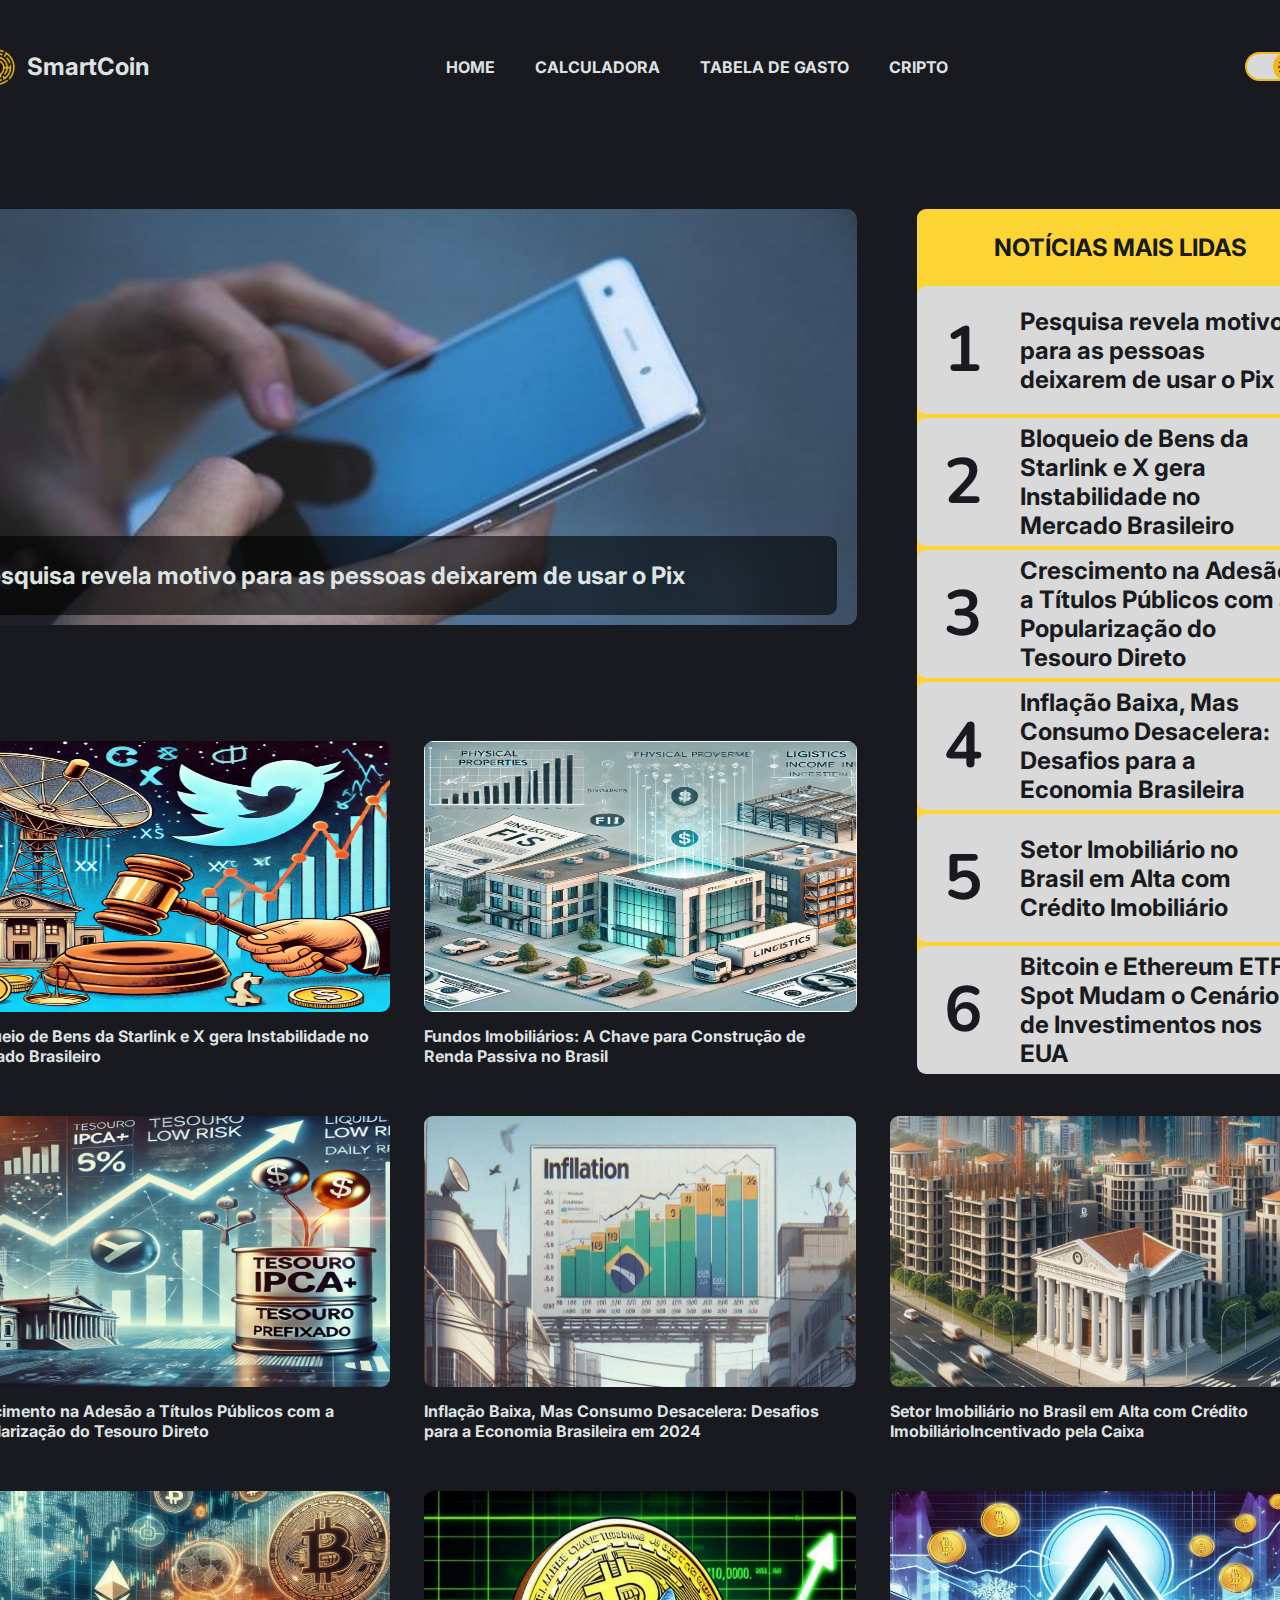
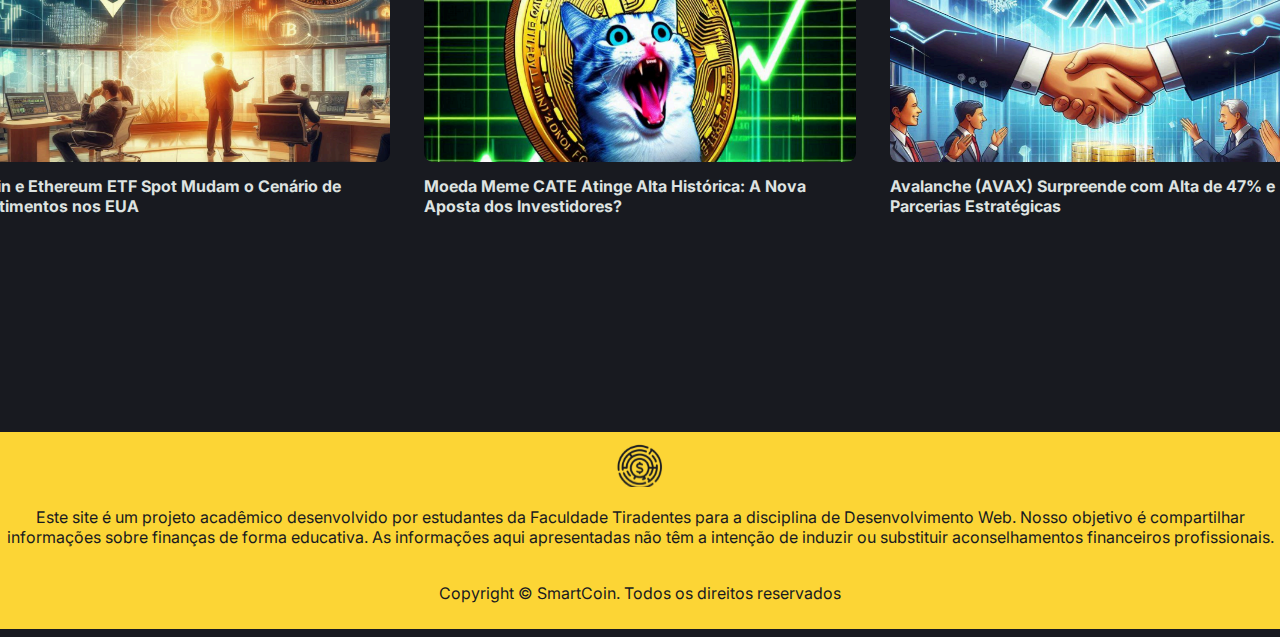
<file: Index.html>
<!DOCTYPE html>
<html lang="pt-br">

<head>
    <meta charset="UTF-8">
    <meta name="viewport" content="width=device-width, initial-scale=1.0">
    <title>SmartCoin</title>
    <link rel="stylesheet" href="css/style.css">
</head>

<body>
    <div class="container">
        <header>
            <div class="logo">
                <img class="logo_header_img" src="img/logo_claro.svg">
                <p>SmartCoin</p>
            </div>
            <nav>
                <ul>
                    <li><a href="index.html">HOME</a></li>
                    <li><a href="calc.html">CALCULADORA</a></li>
                    <li><a href="table.html">TABELA DE GASTO</a></li>
                    <li><a href="cripto.html">CRIPTO</a></li>
                </ul>
            </nav>
            <img class="style_mode" src="img/LightMode.svg">
        </header>
        <main>
            <div class="esquerda">
                <div class="noticia_principal">
                    <img src="img/news_pix1.jpg" class="img_principal">
                    <div class="manchete_principal">
                        <a href="news_pix.html">
                            <h2>Pesquisa revela motivo para as pessoas deixarem de usar o Pix</h2>
                        </a>
                    </div>
                </div>
                <div class="sidebar">
                    <div class="titulo_sidebar">
                        <p>NOTÍCIAS MAIS LIDAS</p>
                    </div>
                    <ul class="lista_noticias">
                        <li><span>1</span><a href="news_pix.html">Pesquisa revela motivo para as pessoas deixarem de
                                usar o Pix</a></li>
                        <li><span>2</span><a href="news_twitter.html">Bloqueio de Bens da Starlink e X gera
                                Instabilidade no Mercado Brasileiro</a></li>
                        <li><span>3</span><a href="news_tesouro.html">Crescimento na Adesão a Títulos Públicos com a
                                Popularização do Tesouro Direto</a></li>
                        <li><span>4</span><a href="news_inflacao.html">Inflação Baixa, Mas Consumo Desacelera: Desafios
                                para a Economia Brasileira</a></li>
                        <li><span>5</span><a href="news_imobiliario.html">Setor Imobiliário no Brasil em Alta com
                                Crédito Imobiliário</a></li>
                        <li><span>6</span><a href="news_eua.html">Bitcoin e Ethereum ETF Spot Mudam o Cenário de
                                Investimentos nos EUA</a></li>
                    </ul>
                </div>
            </div>
            <div class="grid_noticia_1">
                <div class="card_noticia">
                    <img src="img/news_twitter1.png">
                    <p><a href="news_twitter.html">Bloqueio de Bens da Starlink e X gera Instabilidade no Mercado
                            Brasileiro</a></p>
                </div>
                <div class="card_noticia">
                    <img src="img/news_fundos1.png">
                    <p><a href="news_imovel.html">Fundos Imobiliários: A Chave para Construção de Renda Passiva no
                            Brasil</a></p>
                </div>
            </div>
            <div class="grid_noticia_2">
                <div class="card_noticia">
                    <img src="img/news_tesouro1.png">
                    <p><a href="news_tesouro.html">Crescimento na Adesão a Títulos Públicos com a Popularização do
                            Tesouro Direto</a></p>
                </div>
                <div class="card_noticia">
                    <img src="img/news_inflacacao1.png">
                    <p><a href="news_inflacao.html">Inflação Baixa, Mas Consumo Desacelera: Desafios para a Economia
                            Brasileira em 2024</a></p>
                </div>
                <div class="card_noticia">
                    <img src="img/news_imobiliario.png">
                    <p><a href="news_imobiliario.html">Setor Imobiliário no Brasil em Alta com Crédito
                            ImobiliárioIncentivado pela Caixa</a></p>
                </div>
                <div class="card_noticia">
                    <img src="img/news_eua1.png">
                    <p><a href="news_eua.html">Bitcoin e Ethereum ETF Spot Mudam o Cenário de Investimentos nos EUA</a>
                    </p>
                </div>
                <div class="card_noticia">
                    <img src="img/news_cate1.png">
                    <p><a href="news_cate.html">Moeda Meme CATE Atinge Alta Histórica: A Nova Aposta dos
                            Investidores?</a></p>
                </div>
                <div class="card_noticia">
                    <img src="img/news_avax1.png">
                    <p><a href="news_avax.html">Avalanche (AVAX) Surpreende com Alta de 47% e Parcerias
                            Estratégicas</a></p>
                </div>
            </div>



        </main>
        <footer class="rodape">
            <img class="logo_rodape_img" src="img/logo_escuro.svg">
            <p>Este site é um projeto acadêmico desenvolvido por estudantes da Faculdade Tiradentes para a disciplina de
                Desenvolvimento Web. Nosso objetivo é compartilhar informações sobre finanças de forma educativa. As
                informações
                aqui apresentadas não têm a intenção de induzir ou substituir aconselhamentos financeiros profissionais.
            </p>
            <p>Copyright © SmartCoin. Todos os direitos reservados</p>
        </footer>
    </div>

</body>

</html>
</file>
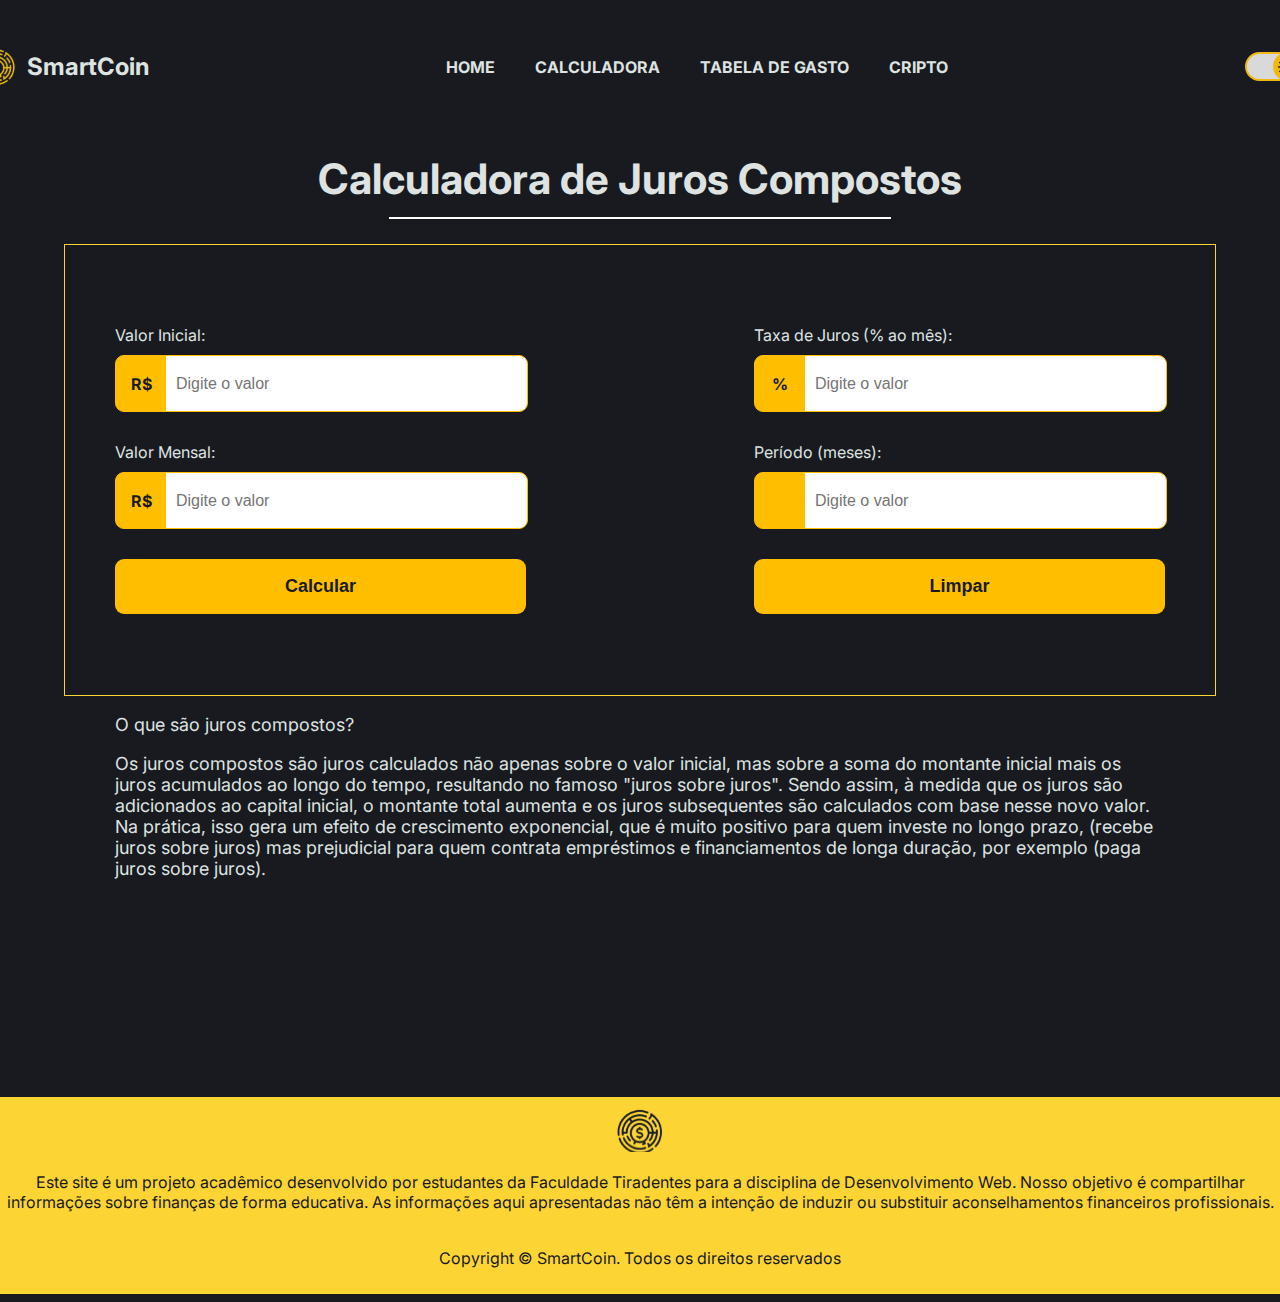
<file: calc.html>
<!DOCTYPE html>
<html lang="pt-br">

<head>
    <meta charset="UTF-8">
    <meta name="viewport" content="width=device-width, initial-scale=1.0">
    <title>SmartCoin</title>
    <link rel="stylesheet" href="css/calc.css">
</head>

<body>
    <div class="container">
        <header>
            <div class="logo">
                <img class="logo_header_img" src="img/logo_claro.svg">
                <p>SmartCoin</p>
            </div>
            <nav>
                <ul>
                    <li><a href="index.html">HOME</a></li>
                    <li><a href="calc.html">CALCULADORA</a></li>
                    <li><a href="table.html">TABELA DE GASTO</a></li>
                    <li><a href="cripto.html">CRIPTO</a></li>
                </ul>
            </nav>
            <img class="style_mode" src="img/LightMode.svg">
        </header>
        <main>
            <h1>Calculadora de Juros Compostos</h1>
            <hr>
            <div class="Calculadora">
                <div class="calcColuna">
                    <div class="calcCampo">
                        <label for="valorInicial">Valor Inicial:</label>
                        <div class="border">
                            <p>R$</p><input type="text" id="valorInicial" placeholder="Digite o valor">
                        </div>
                    </div>

                    <div class="calcCampo">
                        <label for="valorMensal">Valor Mensal:</label>

                        <div class="border">
                            <p>R$</p><input type="text" id="valorMensal" placeholder="Digite o valor">
                        </div>
                    </div>

                    <div class="calcCampo">
                        <button onclick="calcularJuros()">Calcular</button>
                    </div>
                    <div class="result" id="resultado"></div>
                </div>
                <div class="calcColuna">
                    <div class="calcCampo">
                        <label for="taxaJuros">Taxa de Juros (% ao mês):</label>
                        <div class="border">
                            <p>%</p><input type="text" id="taxaJuros" placeholder="Digite o valor">
                        </div>
                    </div>

                    <div class="calcCampo">
                        <label for="periodo">Período (meses):</label>
                        <div class="border">
                            <p></p><input type="text" id="periodo" placeholder="Digite o valor">
                        </div>
                    </div>

                    <div class="calcCampo">
                        <button class="clear" onclick="limparCampos()">Limpar</button>
                    </div>
                </div>
            </div>
            <div class="explicacao">
                <p>O que são juros compostos?</p>
                <p> Os juros compostos são juros calculados não apenas sobre o valor inicial, mas sobre a soma do
                    montante inicial mais os juros acumulados ao longo do tempo, resultando no famoso "juros sobre
                    juros".
                    Sendo assim, à medida que os juros são adicionados ao capital inicial, o montante total aumenta e os
                    juros subsequentes são calculados com base nesse novo valor. 
                    Na prática, isso gera um efeito de crescimento exponencial, que é muito positivo para quem investe
                    no longo prazo, (recebe juros sobre juros) mas prejudicial para quem contrata empréstimos e
                    financiamentos de longa duração, por exemplo (paga juros sobre juros).
                </p>
            </div>
        </main>
        <footer class="rodape">
            <img class="logo_rodape_img" src="img/logo_escuro.svg">
            <p>Este site é um projeto acadêmico desenvolvido por estudantes da Faculdade Tiradentes para a disciplina de
                Desenvolvimento Web. Nosso objetivo é compartilhar informações sobre finanças de forma educativa. As
                informações
                aqui apresentadas não têm a intenção de induzir ou substituir aconselhamentos financeiros profissionais.
            </p>
            <p>Copyright © SmartCoin. Todos os direitos reservados</p>
        </footer>
    </div>

    <script src="js/calc.js">
    </script>
</body>

</html>
</file>
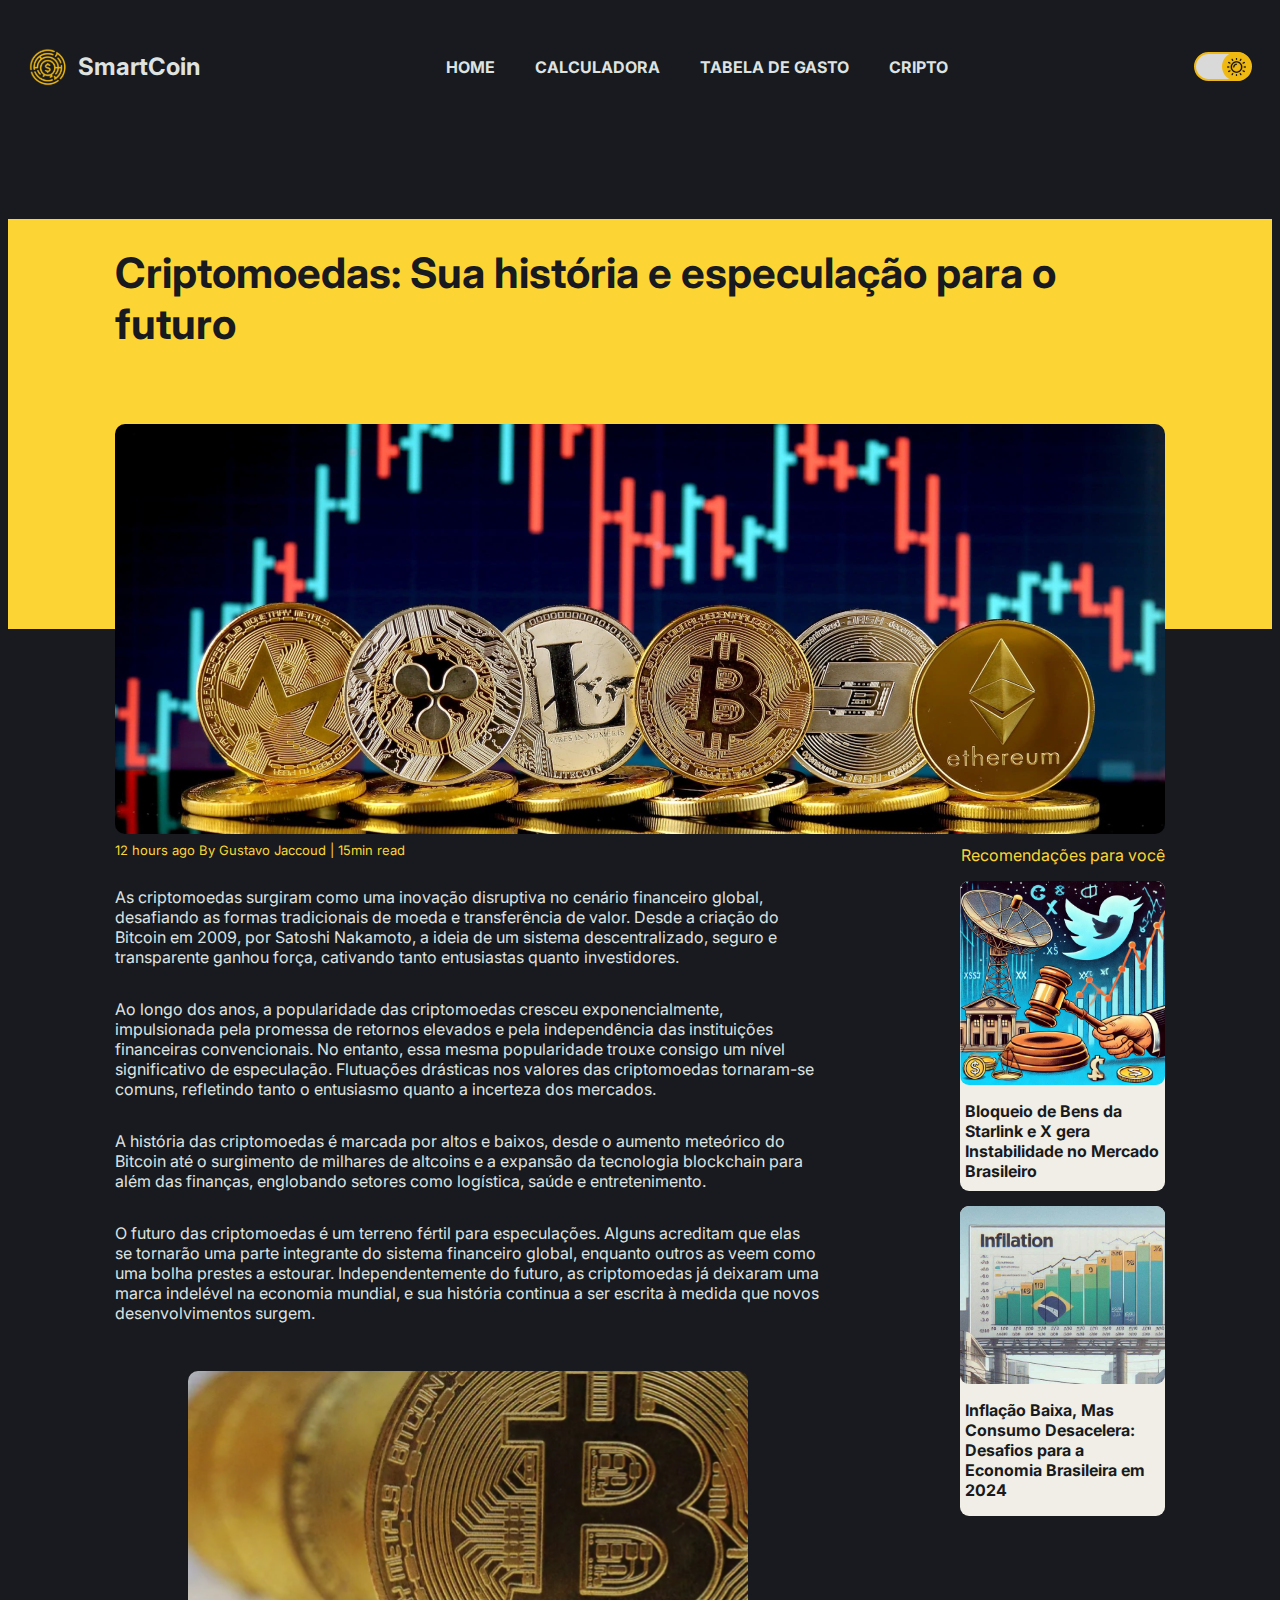
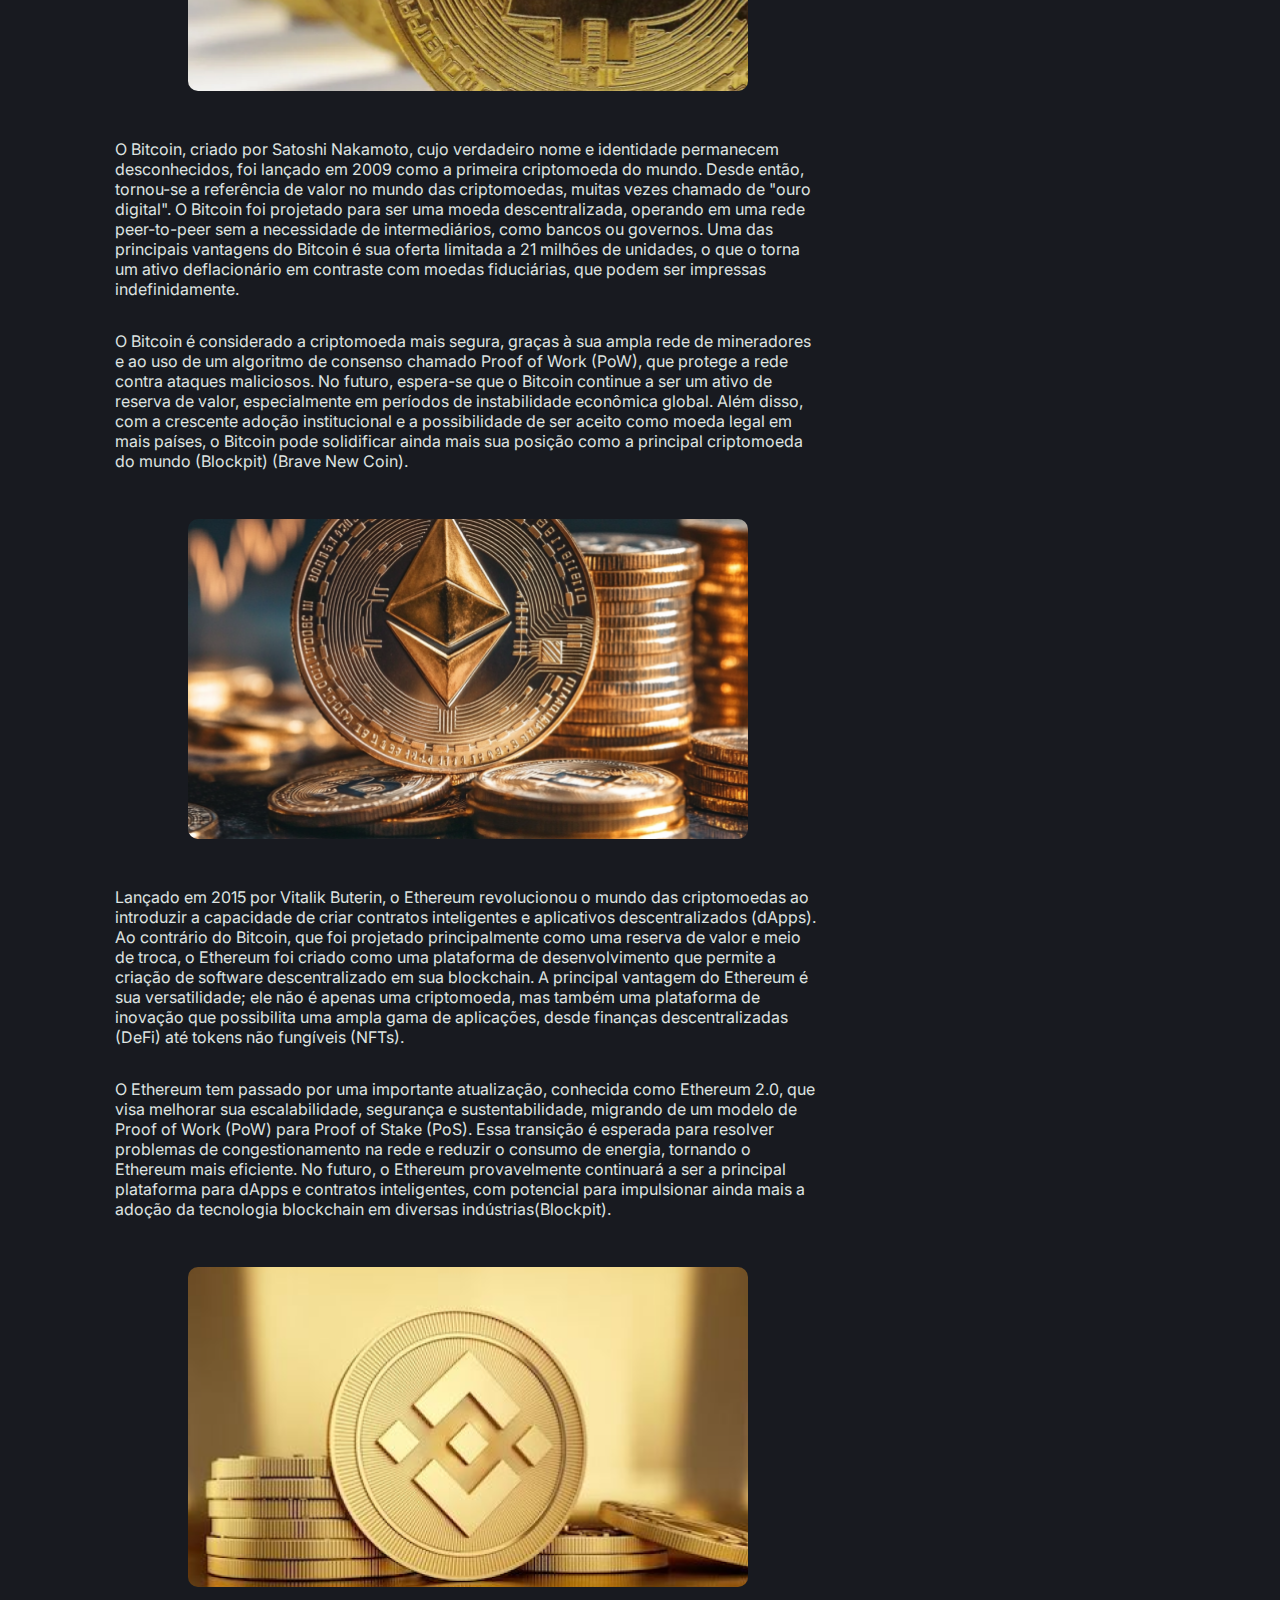
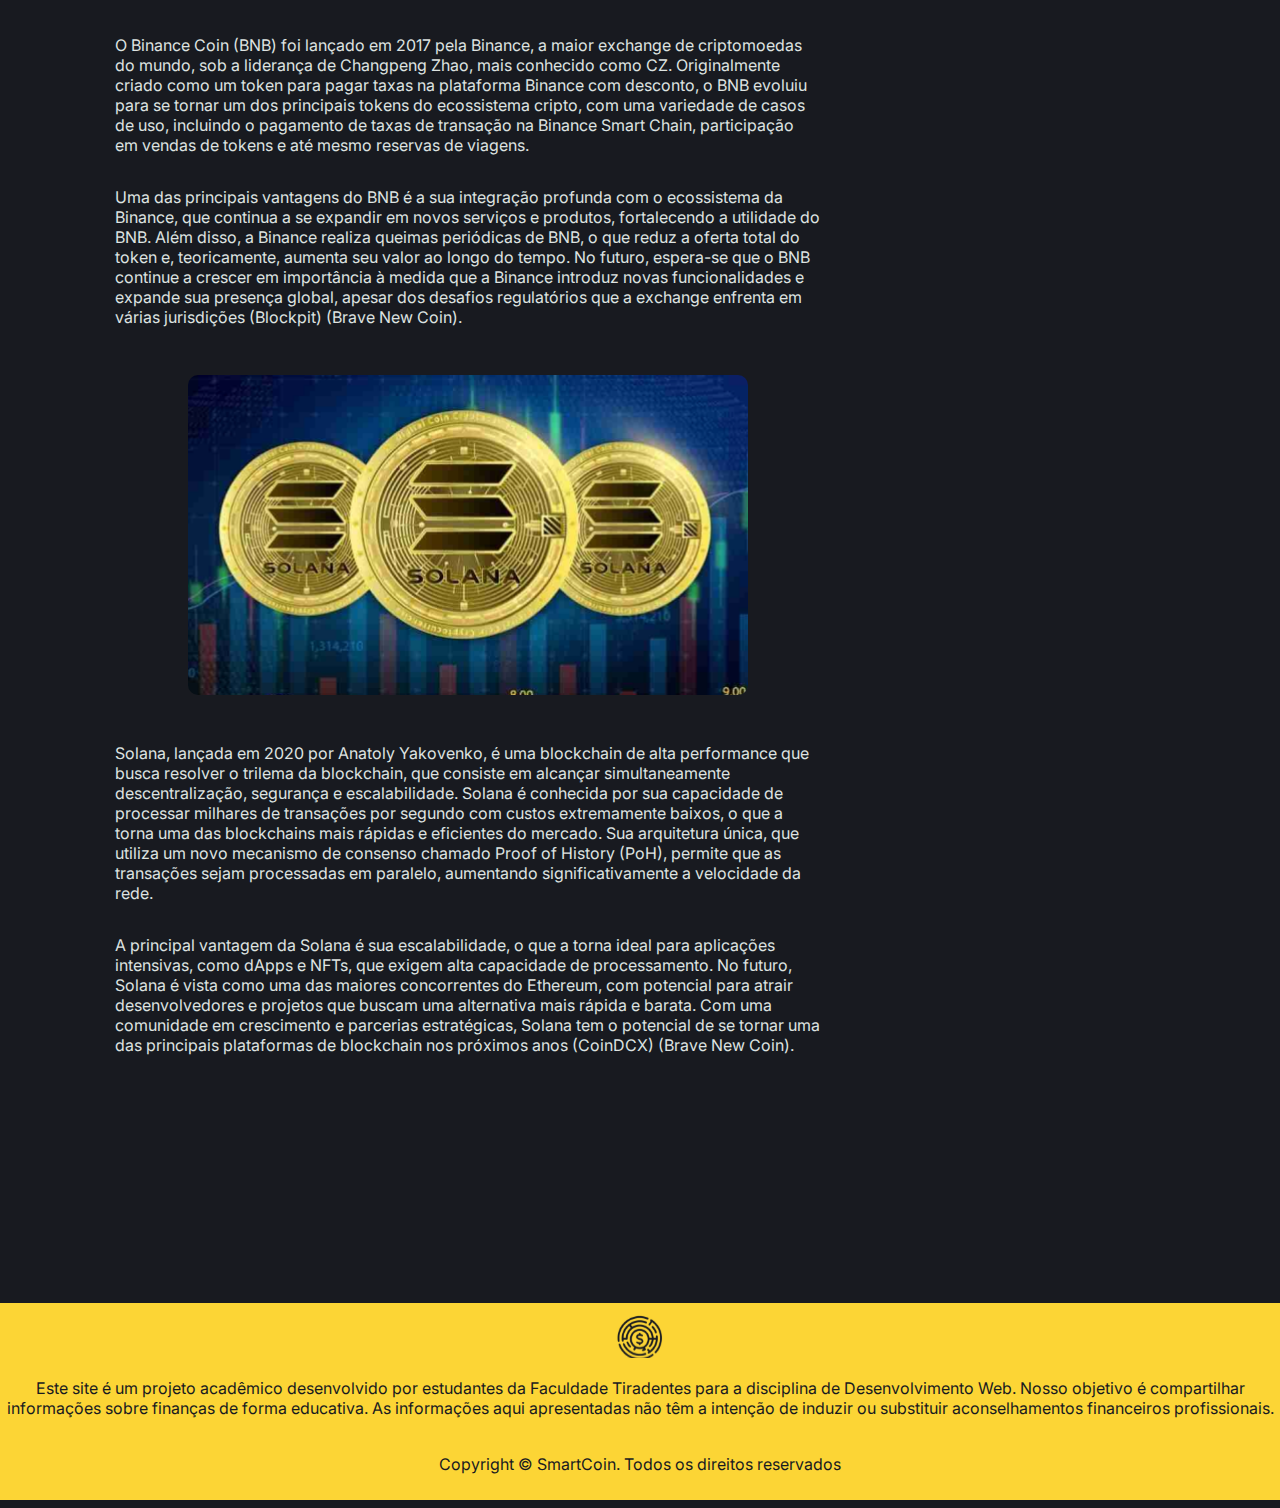
<file: cripto.html>
<!DOCTYPE html>
<html lang="pt-br">

<head>
    <meta charset="UTF-8">
    <meta name="viewport" content="width=device-width, initial-scale=1.0">
    <title>SmartCoin</title>
    <link rel="stylesheet" href="css/news.css">
</head>

<body>
    <div class="container">
        <header>
            <div class="logo">
                <img class="logo_header_img" src="img/logo_claro.svg">
                <p>SmartCoin</p>
            </div>
            <nav>
                <ul>
                    <li><a href="index.html">HOME</a></li>
                    <li><a href="calc.html">CALCULADORA</a></li>
                    <li><a href="table.html">TABELA DE GASTO</a></li>
                    <li><a href="cripto.html">CRIPTO</a></li>
                </ul>
            </nav>
            <img class="style_mode" src="img/LightMode.svg">
        </header>
    </div>
    <div class="fundo_manchete">
        <h1>Criptomoedas: Sua história e especulação para o futuro </h1>
        <img src="img/cripto.png" alt="">
    </div>
    <div class="container">
        <div class="conteudo">
            <div class="esquerda">
                <p class="autor">12 hours ago By Gustavo Jaccoud | 15min read</p>
                <p class="texto">As criptomoedas surgiram como uma inovação disruptiva no cenário financeiro global,
                    desafiando as formas tradicionais de moeda e transferência de valor. Desde a criação do Bitcoin em
                    2009, por Satoshi Nakamoto, a ideia de um sistema descentralizado, seguro e transparente ganhou
                    força, cativando tanto entusiastas quanto investidores.

                <p>Ao longo dos anos, a popularidade das criptomoedas cresceu exponencialmente, impulsionada pela
                    promessa de retornos elevados e pela independência das instituições financeiras convencionais. No
                    entanto, essa mesma popularidade trouxe consigo um nível significativo de especulação. Flutuações
                    drásticas nos valores das criptomoedas tornaram-se comuns, refletindo tanto o entusiasmo quanto a
                    incerteza dos mercados.</p>

                <p>A história das criptomoedas é marcada por altos e baixos, desde o aumento meteórico do Bitcoin até o
                    surgimento de milhares de altcoins e a expansão da tecnologia blockchain para além das finanças,
                    englobando setores como logística, saúde e entretenimento.</p>

                <p>O futuro das criptomoedas é um terreno fértil para especulações. Alguns acreditam que elas se
                    tornarão uma parte integrante do sistema financeiro global, enquanto outros as veem como uma bolha
                    prestes a estourar. Independentemente do futuro, as criptomoedas já deixaram uma marca indelével na
                    economia mundial, e sua história continua a ser escrita à medida que novos desenvolvimentos surgem.
                </p>
                </p>
                <img src="img/bitcoin.png">
                <p class="texto">
                <p>O Bitcoin, criado por Satoshi Nakamoto, cujo verdadeiro nome e identidade permanecem desconhecidos,
                    foi lançado em 2009 como a primeira criptomoeda do mundo. Desde então, tornou-se a referência de
                    valor no mundo das criptomoedas, muitas vezes chamado de "ouro digital". O Bitcoin foi projetado
                    para ser uma moeda descentralizada, operando em uma rede peer-to-peer sem a necessidade de
                    intermediários, como bancos ou governos. Uma das principais vantagens do Bitcoin é sua oferta
                    limitada a 21 milhões de unidades, o que o torna um ativo deflacionário em contraste com moedas
                    fiduciárias, que podem ser impressas indefinidamente.</p>

                <p>O Bitcoin é considerado a criptomoeda mais segura, graças à sua ampla rede de mineradores e ao uso de
                    um algoritmo de consenso chamado Proof of Work (PoW), que protege a rede contra ataques maliciosos.
                    No futuro, espera-se que o Bitcoin continue a ser um ativo de reserva de valor, especialmente em
                    períodos de instabilidade econômica global. Além disso, com a crescente adoção institucional e a
                    possibilidade de ser aceito como moeda legal em mais países, o Bitcoin pode solidificar ainda mais
                    sua posição como a principal criptomoeda do mundo​ (Blockpit)​ (Brave New Coin).</p>
                </p>
                <img src="img/eth.png" alt="">
                <p class="texto">
                <p>Lançado em 2015 por Vitalik Buterin, o Ethereum revolucionou o mundo das criptomoedas ao introduzir a
                    capacidade de criar contratos inteligentes e aplicativos descentralizados (dApps). Ao contrário do
                    Bitcoin, que foi projetado principalmente como uma reserva de valor e meio de troca, o Ethereum foi
                    criado como uma plataforma de desenvolvimento que permite a criação de software descentralizado em
                    sua blockchain. A principal vantagem do Ethereum é sua versatilidade; ele não é apenas uma
                    criptomoeda, mas também uma plataforma de inovação que possibilita uma ampla gama de aplicações,
                    desde finanças descentralizadas (DeFi) até tokens não fungíveis (NFTs).</p>

                <p>O Ethereum tem passado por uma importante atualização, conhecida como Ethereum 2.0, que visa melhorar
                    sua escalabilidade, segurança e sustentabilidade, migrando de um modelo de Proof of Work (PoW) para
                    Proof of Stake (PoS). Essa transição é esperada para resolver problemas de congestionamento na rede
                    e reduzir o consumo de energia, tornando o Ethereum mais eficiente. No futuro, o Ethereum
                    provavelmente continuará a ser a principal plataforma para dApps e contratos inteligentes, com
                    potencial para impulsionar ainda mais a adoção da tecnologia blockchain em diversas indústrias​
                    (Blockpit).</p>
                </p>

                <img src="img/bnb.png" alt="">
                <p class="texto">
                <p>O Binance Coin (BNB) foi lançado em 2017 pela Binance, a maior exchange de criptomoedas do mundo, sob
                    a liderança de Changpeng Zhao, mais conhecido como CZ. Originalmente criado como um token para pagar
                    taxas na plataforma Binance com desconto, o BNB evoluiu para se tornar um dos principais tokens do
                    ecossistema cripto, com uma variedade de casos de uso, incluindo o pagamento de taxas de transação
                    na Binance Smart Chain, participação em vendas de tokens e até mesmo reservas de viagens.</p>

                <p>Uma das principais vantagens do BNB é a sua integração profunda com o ecossistema da Binance, que
                    continua a se expandir em novos serviços e produtos, fortalecendo a utilidade do BNB. Além disso, a
                    Binance realiza queimas periódicas de BNB, o que reduz a oferta total do token e, teoricamente,
                    aumenta seu valor ao longo do tempo. No futuro, espera-se que o BNB continue a crescer em
                    importância à medida que a Binance introduz novas funcionalidades e expande sua presença global,
                    apesar dos desafios regulatórios que a exchange enfrenta em várias jurisdições​ (Blockpit)​ (Brave
                    New Coin).</p>
                </p>
                <img src="img/solana.png" alt="">
                <p class="texto">
                <p>Solana, lançada em 2020 por Anatoly Yakovenko, é uma blockchain de alta performance que busca
                    resolver o trilema da blockchain, que consiste em alcançar simultaneamente descentralização,
                    segurança e escalabilidade. Solana é conhecida por sua capacidade de processar milhares de
                    transações por segundo com custos extremamente baixos, o que a torna uma das blockchains mais
                    rápidas e eficientes do mercado. Sua arquitetura única, que utiliza um novo mecanismo de consenso
                    chamado Proof of History (PoH), permite que as transações sejam processadas em paralelo, aumentando
                    significativamente a velocidade da rede.</p>

                <p>A principal vantagem da Solana é sua escalabilidade, o que a torna ideal para aplicações intensivas,
                    como dApps e NFTs, que exigem alta capacidade de processamento. No futuro, Solana é vista como uma
                    das maiores concorrentes do Ethereum, com potencial para atrair desenvolvedores e projetos que
                    buscam uma alternativa mais rápida e barata. Com uma comunidade em crescimento e parcerias
                    estratégicas, Solana tem o potencial de se tornar uma das principais plataformas de blockchain nos
                    próximos anos​ (CoinDCX)​ (Brave New Coin).</p>
                </p>
            </div>
            <div class="direita">
                <p class="titulo_recomendacao">Recomendações para você</p>
                <div class="recomendacao">
                    <img src="img/news_twitter1.png">
                    <p><a href="news_twitter.html">Bloqueio de Bens da Starlink e X gera Instabilidade no Mercado
                            Brasileiro</a></p>
                </div>
                <div class="recomendacao">
                    <img src="img/news_inflacacao1.png">
                    <p><a href="news_inflacao.html">Inflação Baixa, Mas Consumo Desacelera: Desafios para a Economia
                            Brasileira em 2024</a></p>
                </div>
            </div>
        </div>
    </div>

    </div>
    <footer class="rodape">
        <img class="logo_rodape_img" src="img/logo_escuro.svg">
        <p>Este site é um projeto acadêmico desenvolvido por estudantes da Faculdade Tiradentes para a disciplina de
            Desenvolvimento Web. Nosso objetivo é compartilhar informações sobre finanças de forma educativa. As
            informações
            aqui apresentadas não têm a intenção de induzir ou substituir aconselhamentos financeiros profissionais.</p>
        <p>Copyright © SmartCoin. Todos os direitos reservados</p>
    </footer>
</body>

</html>
</file>
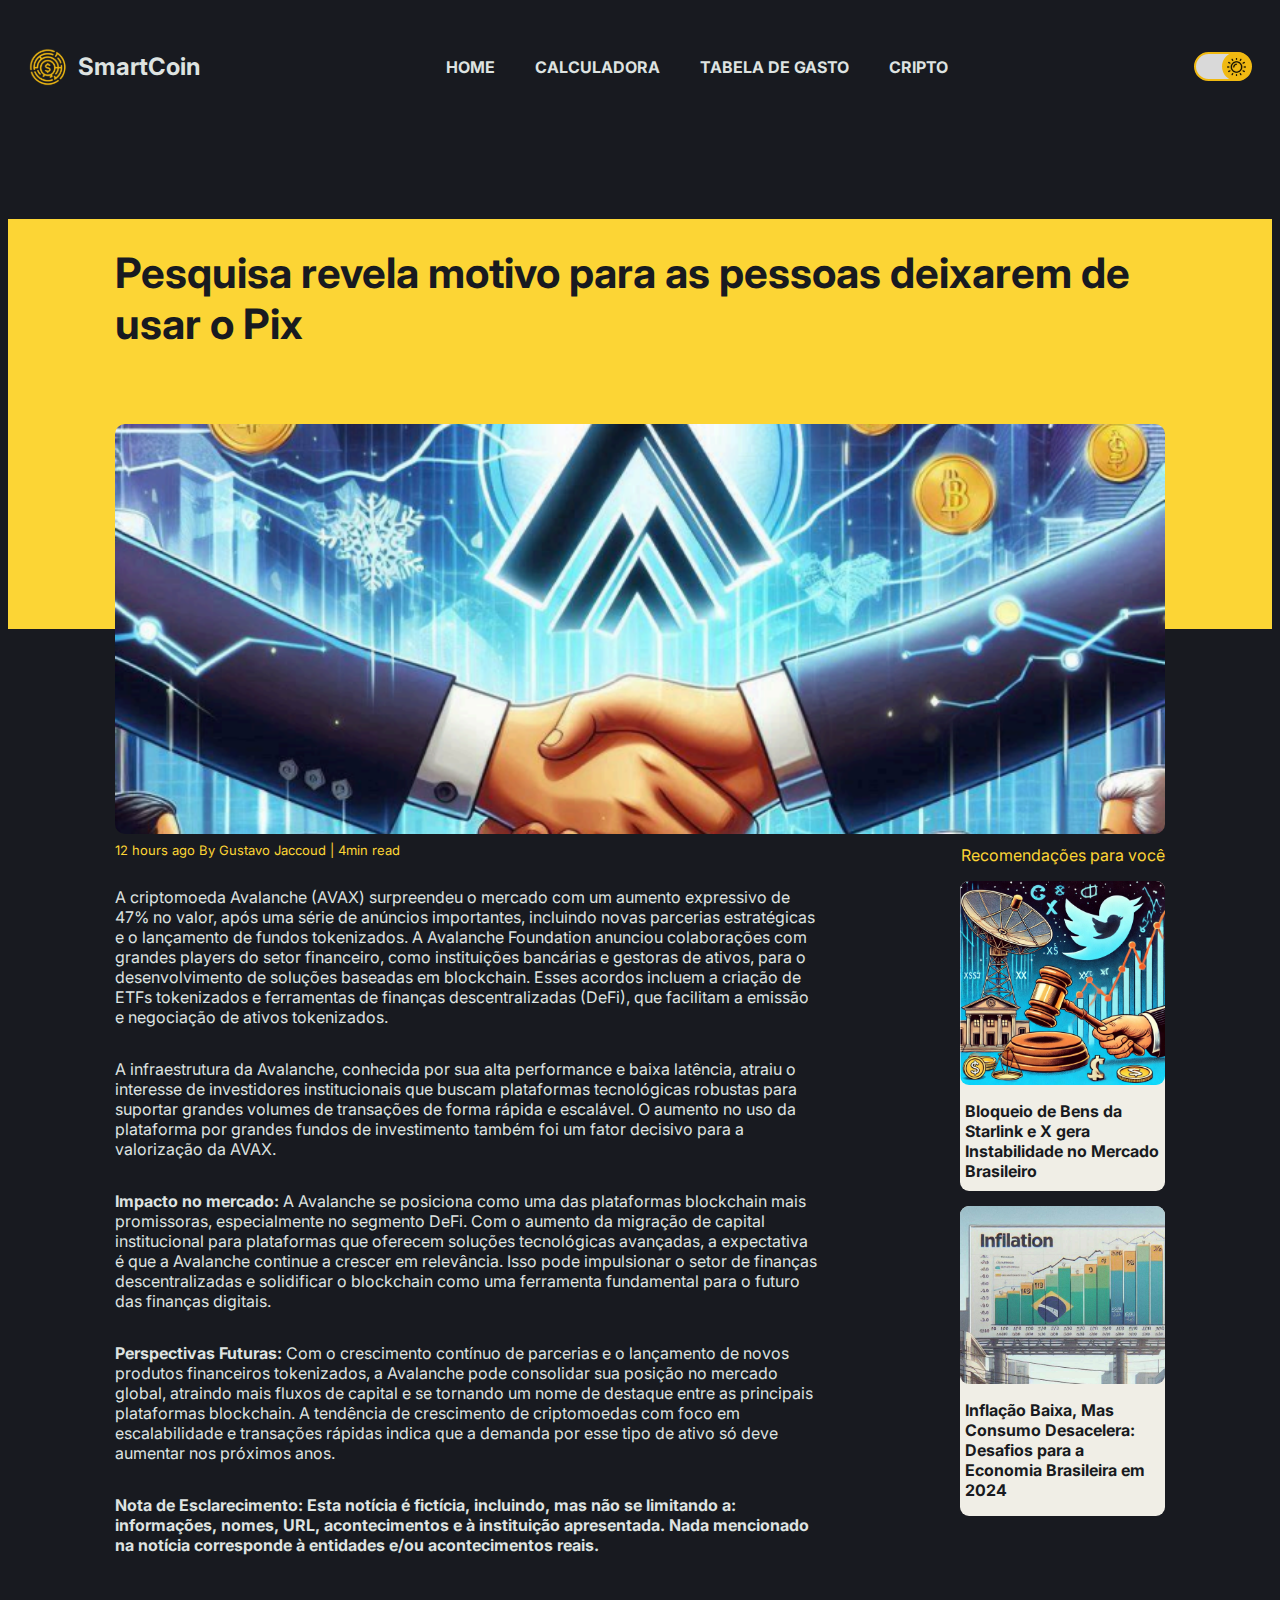
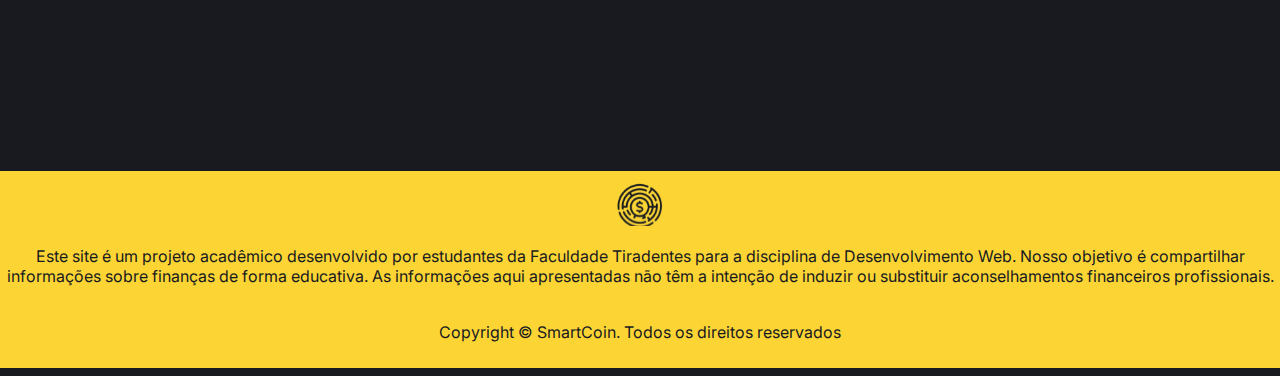
<file: news_avax.html>
<!DOCTYPE html>
<html lang="pt-br">

<head>
    <meta charset="UTF-8">
    <meta name="viewport" content="width=device-width, initial-scale=1.0">
    <title>SmartCoin</title>
    <link rel="stylesheet" href="css/news.css">
</head>

<body>
    <div class="container">
        <header>
            <div class="logo">
                <img class="logo_header_img" src="img/logo_claro.svg">
                <p>SmartCoin</p>
            </div>
            <nav>
                <ul>
                    <li><a href="index.html">HOME</a></li>
                    <li><a href="calc.html">CALCULADORA</a></li>
                    <li><a href="table.html">TABELA DE GASTO</a></li>
                    <li><a href="cripto.html">CRIPTO</a></li>
                </ul>
            </nav>
            <img class="style_mode" src="img/LightMode.svg">
        </header>
    </div>
    <div class="fundo_manchete">
        <h1>Pesquisa revela motivo para as pessoas deixarem de usar o Pix</h1>
        <img src="img/news_avax1.png" alt="">
    </div>
    <div class="container">
        <div class="conteudo">
            <div class="esquerda">
                <p class="autor">12 hours ago By Gustavo Jaccoud | 4min read</p>
                <p class="texto">A criptomoeda Avalanche (AVAX) surpreendeu o mercado com um aumento expressivo de 47%
                    no valor, após uma série de anúncios importantes, incluindo novas parcerias estratégicas e o
                    lançamento de fundos tokenizados. A Avalanche Foundation anunciou colaborações com grandes players
                    do setor financeiro, como instituições bancárias e gestoras de ativos, para o desenvolvimento de
                    soluções baseadas em blockchain. Esses acordos incluem a criação de ETFs tokenizados e ferramentas
                    de finanças descentralizadas (DeFi), que facilitam a emissão e negociação de ativos tokenizados.</p>

                <p class="texto">A infraestrutura da Avalanche, conhecida por sua alta performance e baixa latência,
                    atraiu o interesse de investidores institucionais que buscam plataformas tecnológicas robustas para
                    suportar grandes volumes de transações de forma rápida e escalável. O aumento no uso da plataforma
                    por grandes fundos de investimento também foi um fator decisivo para a valorização da AVAX.</p>

                <p class="texto"><b>Impacto no mercado:</b> A Avalanche se posiciona como uma das plataformas blockchain
                    mais promissoras, especialmente no segmento DeFi. Com o aumento da migração de capital institucional
                    para plataformas que oferecem soluções tecnológicas avançadas, a expectativa é que a Avalanche
                    continue a crescer em relevância. Isso pode impulsionar o setor de finanças descentralizadas e
                    solidificar o blockchain como uma ferramenta fundamental para o futuro das finanças digitais.</p>

                <p class="texto"><b>Perspectivas Futuras:</b> Com o crescimento contínuo de parcerias e o lançamento de
                    novos produtos financeiros tokenizados, a Avalanche pode consolidar sua posição no mercado global,
                    atraindo mais fluxos de capital e se tornando um nome de destaque entre as principais plataformas
                    blockchain. A tendência de crescimento de criptomoedas com foco em escalabilidade e transações
                    rápidas indica que a demanda por esse tipo de ativo só deve aumentar nos próximos anos.</p>

                <p class="texto"><b>Nota de Esclarecimento:
                        Esta notícia é fictícia, incluindo, mas não se limitando a: informações, nomes, URL,
                        acontecimentos e à instituição apresentada. Nada mencionado na notícia
                        corresponde à entidades e/ou acontecimentos reais.</b></p>


            </div>
            <div class="direita">
                <p class="titulo_recomendacao">Recomendações para você</p>
                <div class="recomendacao">
                    <img src="img/news_twitter1.png">
                    <p><a href="news_twitter.html">Bloqueio de Bens da Starlink e X gera Instabilidade no Mercado
                            Brasileiro</a></p>
                </div>
                <div class="recomendacao">
                    <img src="img/news_inflacacao1.png">
                    <p><a href="news_inflacao.html">Inflação Baixa, Mas Consumo Desacelera: Desafios para a Economia
                            Brasileira em 2024</a></p>
                </div>
            </div>
        </div>
    </div>
    </div>

    </div>
    <footer class="rodape">
        <img class="logo_rodape_img" src="img/logo_escuro.svg">
        <p>Este site é um projeto acadêmico desenvolvido por estudantes da Faculdade Tiradentes para a disciplina de
            Desenvolvimento Web. Nosso objetivo é compartilhar informações sobre finanças de forma educativa. As
            informações
            aqui apresentadas não têm a intenção de induzir ou substituir aconselhamentos financeiros profissionais.</p>
        <p>Copyright © SmartCoin. Todos os direitos reservados</p>
    </footer>
</body>

</html>
</file>
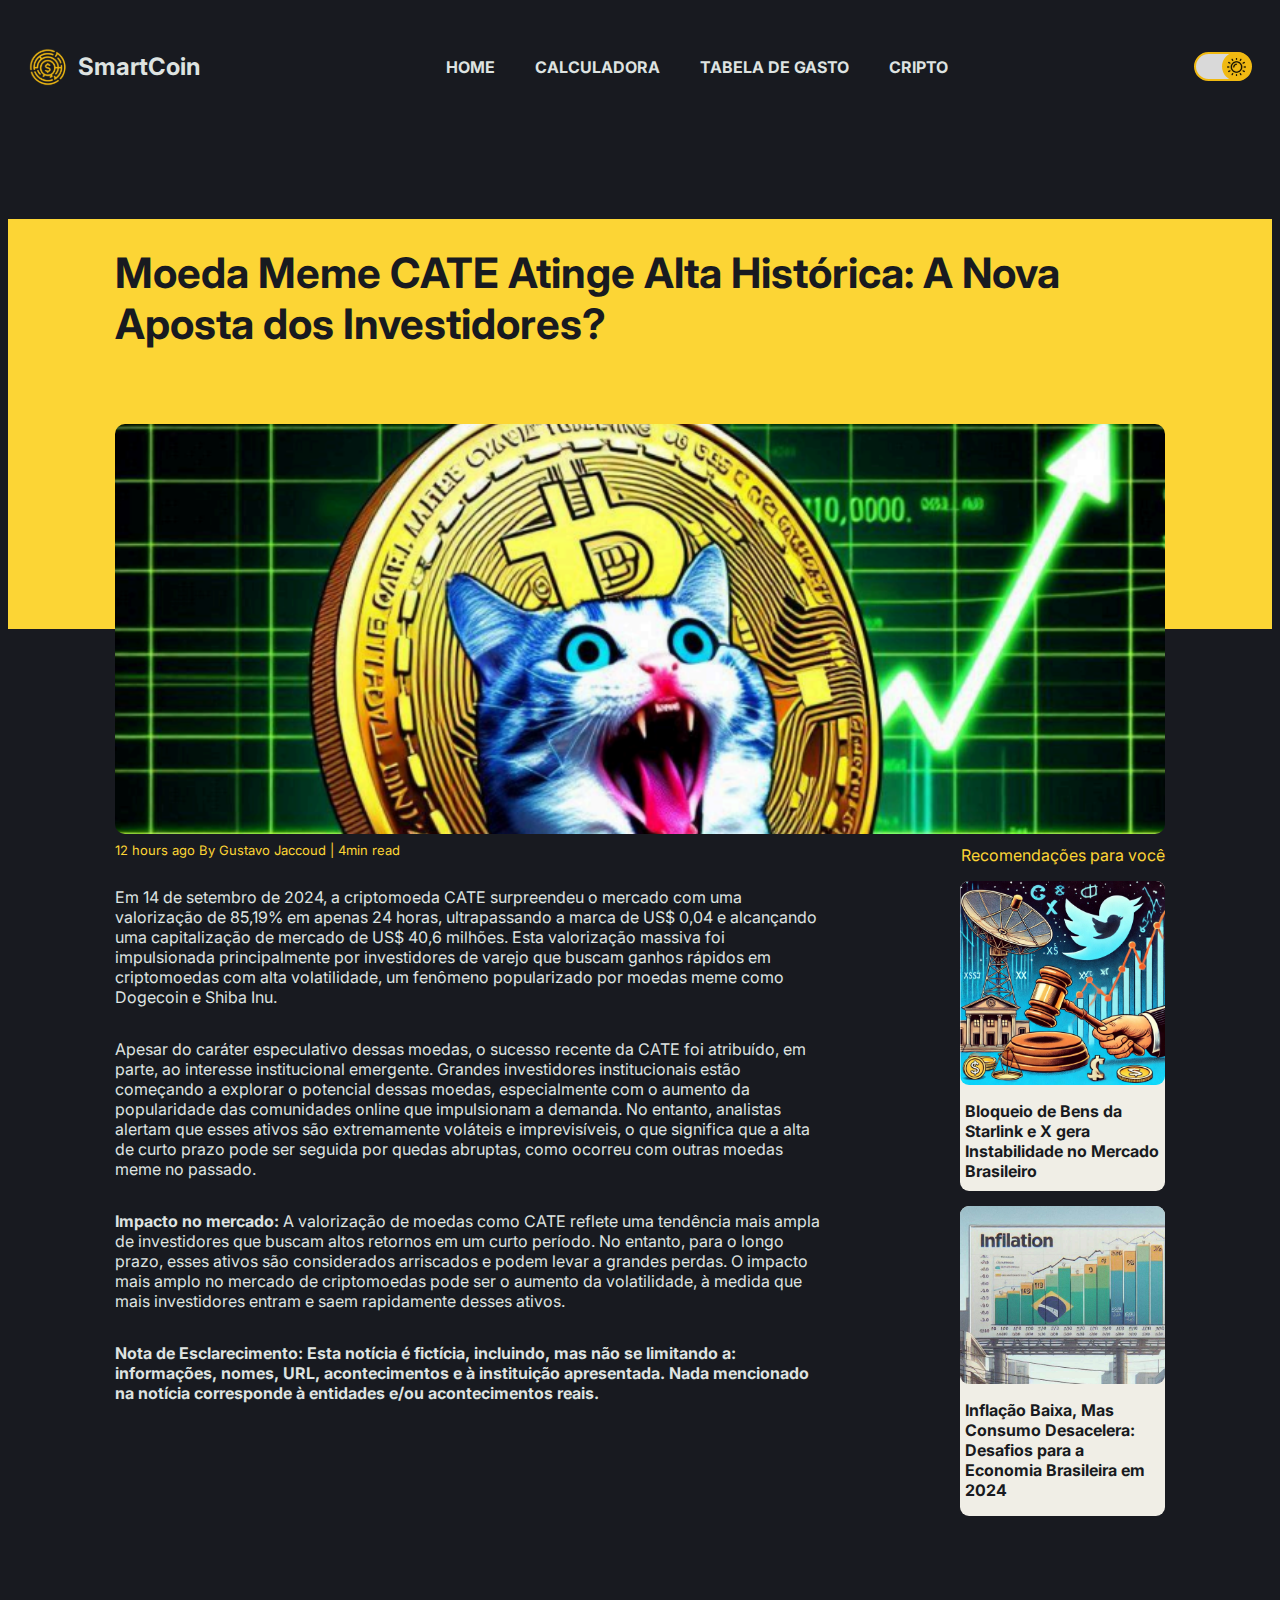
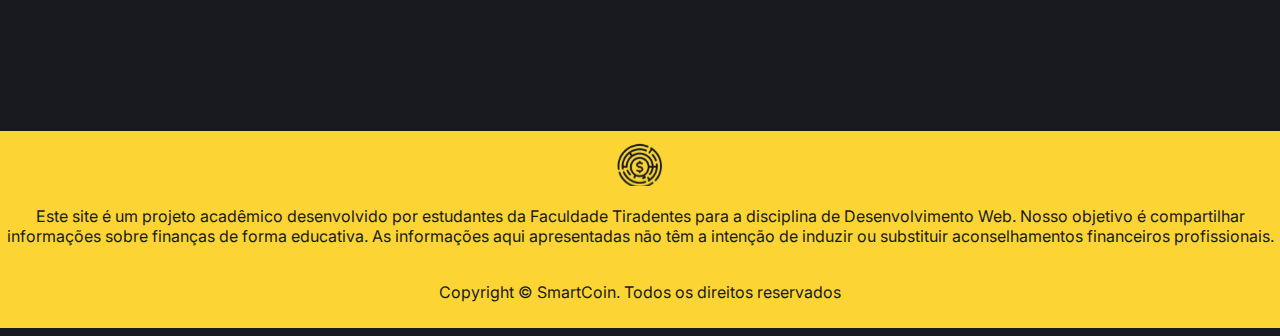
<file: news_cate.html>
<!DOCTYPE html>
<html lang="pt-br">

<head>
    <meta charset="UTF-8">
    <meta name="viewport" content="width=device-width, initial-scale=1.0">
    <title>SmartCoin</title>
    <link rel="stylesheet" href="css/news.css">
</head>

<body>
    <div class="container">
        <header>
            <div class="logo">
                <img class="logo_header_img" src="img/logo_claro.svg">
                <p>SmartCoin</p>
            </div>
            <nav>
                <ul>
                    <li><a href="index.html">HOME</a></li>
                    <li><a href="calc.html">CALCULADORA</a></li>
                    <li><a href="table.html">TABELA DE GASTO</a></li>
                    <li><a href="cripto.html">CRIPTO</a></li>
                </ul>
            </nav>
            <img class="style_mode" src="img/LightMode.svg">
        </header>
    </div>
    <div class="fundo_manchete">
        <h1>Moeda Meme CATE Atinge Alta Histórica: A Nova Aposta dos Investidores?</h1>
        <img src="img/news_cate1.png" alt="">
    </div>
    <div class="container">
        <div class="conteudo">
            <div class="esquerda">
                <p class="autor">12 hours ago By Gustavo Jaccoud | 4min read</p>
                <p class="texto">Em 14 de setembro de 2024, a criptomoeda CATE surpreendeu o mercado com uma valorização
                    de 85,19% em apenas 24 horas, ultrapassando a marca de US$ 0,04 e alcançando uma capitalização de
                    mercado de US$ 40,6 milhões. Esta valorização massiva foi impulsionada principalmente por
                    investidores de varejo que buscam ganhos rápidos em criptomoedas com alta volatilidade, um fenômeno
                    popularizado por moedas meme como Dogecoin e Shiba Inu.</p>

                <p class="texto">Apesar do caráter especulativo dessas moedas, o sucesso recente da CATE foi atribuído,
                    em parte, ao interesse institucional emergente. Grandes investidores institucionais estão começando
                    a explorar o potencial dessas moedas, especialmente com o aumento da popularidade das comunidades
                    online que impulsionam a demanda. No entanto, analistas alertam que esses ativos são extremamente
                    voláteis e imprevisíveis, o que significa que a alta de curto prazo pode ser seguida por quedas
                    abruptas, como ocorreu com outras moedas meme no passado.</p>

                <p class="texto"><b>Impacto no mercado:</b> A valorização de moedas como CATE reflete uma tendência mais
                    ampla de investidores que buscam altos retornos em um curto período. No entanto, para o longo prazo,
                    esses ativos são considerados arriscados e podem levar a grandes perdas. O impacto mais amplo no
                    mercado de criptomoedas pode ser o aumento da volatilidade, à medida que mais investidores entram e
                    saem rapidamente desses ativos.</p>

                <p class="texto"><b>Nota de Esclarecimento:
                        Esta notícia é fictícia, incluindo, mas não se limitando a: informações, nomes, URL,
                        acontecimentos e à instituição apresentada. Nada mencionado na notícia
                        corresponde à entidades e/ou acontecimentos reais.</b></p>

            </div>
            <div class="direita">
                <p class="titulo_recomendacao">Recomendações para você</p>
                <div class="recomendacao">
                    <img src="img/news_twitter1.png">
                    <p><a href="news_twitter.html">Bloqueio de Bens da Starlink e X gera Instabilidade no Mercado
                            Brasileiro</a></p>
                </div>
                <div class="recomendacao">
                    <img src="img/news_inflacacao1.png">
                    <p><a href="news_inflacao.html">Inflação Baixa, Mas Consumo Desacelera: Desafios para a Economia
                            Brasileira em 2024</a></p>
                </div>
            </div>
        </div>

    </div>
    <footer class="rodape">
        <img class="logo_rodape_img" src="img/logo_escuro.svg">
        <p>Este site é um projeto acadêmico desenvolvido por estudantes da Faculdade Tiradentes para a disciplina de
            Desenvolvimento Web. Nosso objetivo é compartilhar informações sobre finanças de forma educativa. As
            informações
            aqui apresentadas não têm a intenção de induzir ou substituir aconselhamentos financeiros profissionais.</p>
        <p>Copyright © SmartCoin. Todos os direitos reservados</p>
    </footer>
</body>

</html>
</file>
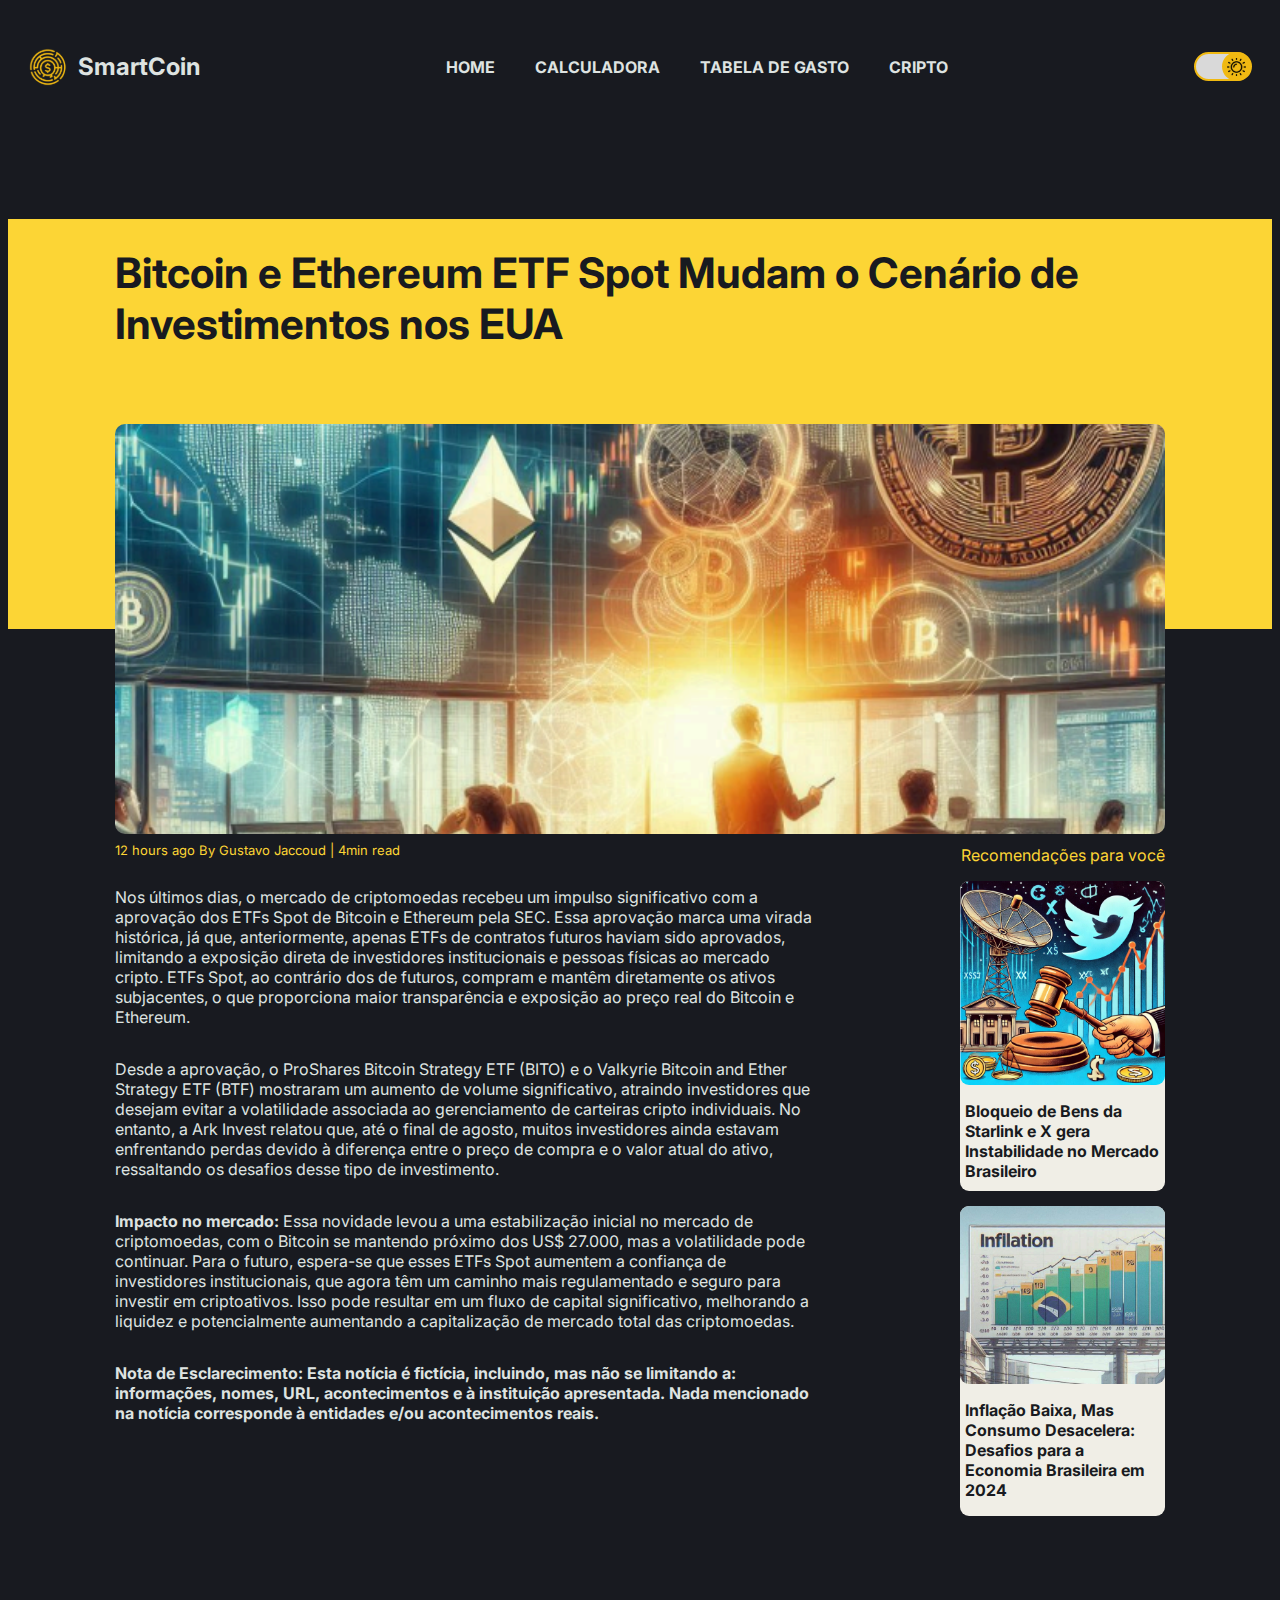
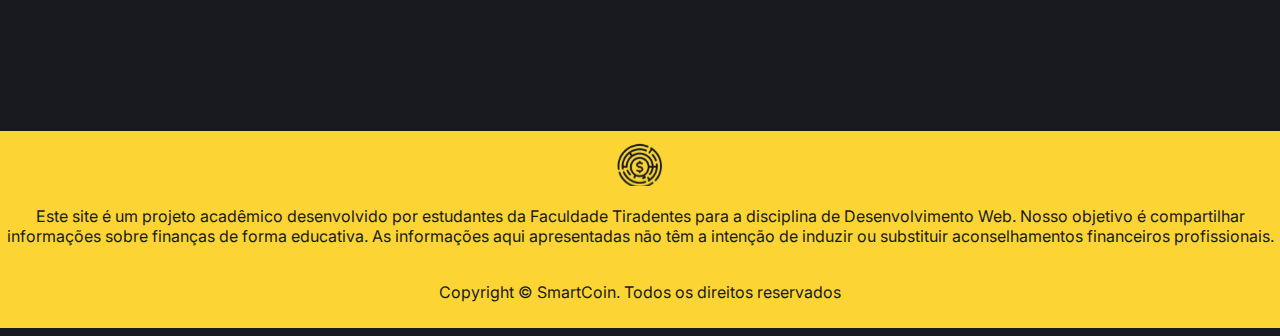
<file: news_eua.html>
<!DOCTYPE html>
<html lang="pt-br">

<head>
    <meta charset="UTF-8">
    <meta name="viewport" content="width=device-width, initial-scale=1.0">
    <title>SmartCoin</title>
    <link rel="stylesheet" href="css/news.css">
</head>

<body>
    <div class="container">
        <header>
            <div class="logo">
                <img class="logo_header_img" src="img/logo_claro.svg">
                <p>SmartCoin</p>
            </div>
            <nav>
                <ul>
                    <li><a href="index.html">HOME</a></li>
                    <li><a href="calc.html">CALCULADORA</a></li>
                    <li><a href="table.html">TABELA DE GASTO</a></li>
                    <li><a href="cripto.html">CRIPTO</a></li>
                </ul>
            </nav>
            <img class="style_mode" src="img/LightMode.svg">
        </header>
    </div>
    <div class="fundo_manchete">
        <h1>Bitcoin e Ethereum ETF Spot Mudam o Cenário de Investimentos nos EUA</h1>
        <img src="img/news_eua1.png" alt="">
    </div>
    <div class="container">
        <div class="conteudo">
            <div class="esquerda">
                <p class="autor">12 hours ago By Gustavo Jaccoud | 4min read</p>
                <p class="texto">Nos últimos dias, o mercado de criptomoedas recebeu um impulso significativo com a
                    aprovação dos ETFs Spot de Bitcoin e Ethereum pela SEC. Essa aprovação marca uma virada histórica,
                    já que, anteriormente, apenas ETFs de contratos futuros haviam sido aprovados, limitando a exposição
                    direta de investidores institucionais e pessoas físicas ao mercado cripto. ETFs Spot, ao contrário
                    dos de futuros, compram e mantêm diretamente os ativos subjacentes, o que proporciona maior
                    transparência e exposição ao preço real do Bitcoin e Ethereum.</p>

                <p class="texto">Desde a aprovação, o ProShares Bitcoin Strategy ETF (BITO) e o Valkyrie Bitcoin and
                    Ether Strategy ETF (BTF) mostraram um aumento de volume significativo, atraindo investidores que
                    desejam evitar a volatilidade associada ao gerenciamento de carteiras cripto individuais. No
                    entanto, a Ark Invest relatou que, até o final de agosto, muitos investidores ainda estavam
                    enfrentando perdas devido à diferença entre o preço de compra e o valor atual do ativo, ressaltando
                    os desafios desse tipo de investimento.</p>

                <p class="texto"><b>Impacto no mercado:</b> Essa novidade levou a uma estabilização inicial no mercado
                    de criptomoedas, com o Bitcoin se mantendo próximo dos US$ 27.000, mas a volatilidade pode
                    continuar. Para o futuro, espera-se que esses ETFs Spot aumentem a confiança de investidores
                    institucionais, que agora têm um caminho mais regulamentado e seguro para investir em criptoativos.
                    Isso pode resultar em um fluxo de capital significativo, melhorando a liquidez e potencialmente
                    aumentando a capitalização de mercado total das criptomoedas.</p>

                <p class="texto"><b>Nota de Esclarecimento:
                        Esta notícia é fictícia, incluindo, mas não se limitando a: informações, nomes, URL,
                        acontecimentos e à instituição apresentada. Nada mencionado na notícia
                        corresponde à entidades e/ou acontecimentos reais.</b></p>


            </div>
            <div class="direita">
                <p class="titulo_recomendacao">Recomendações para você</p>
                <div class="recomendacao">
                    <img src="img/news_twitter1.png">
                    <p><a href="news_twitter.html">Bloqueio de Bens da Starlink e X gera Instabilidade no Mercado
                            Brasileiro</a></p>
                </div>
                <div class="recomendacao">
                    <img src="img/news_inflacacao1.png">
                    <p><a href="news_inflacao.html">Inflação Baixa, Mas Consumo Desacelera: Desafios para a Economia
                            Brasileira em 2024</a></p>
                </div>
            </div>
        </div>

    </div>
    <footer class="rodape">
        <img class="logo_rodape_img" src="img/logo_escuro.svg">
        <p>Este site é um projeto acadêmico desenvolvido por estudantes da Faculdade Tiradentes para a disciplina de
            Desenvolvimento Web. Nosso objetivo é compartilhar informações sobre finanças de forma educativa. As
            informações
            aqui apresentadas não têm a intenção de induzir ou substituir aconselhamentos financeiros profissionais.</p>
        <p>Copyright © SmartCoin. Todos os direitos reservados</p>
    </footer>
</body>

</html>
</file>
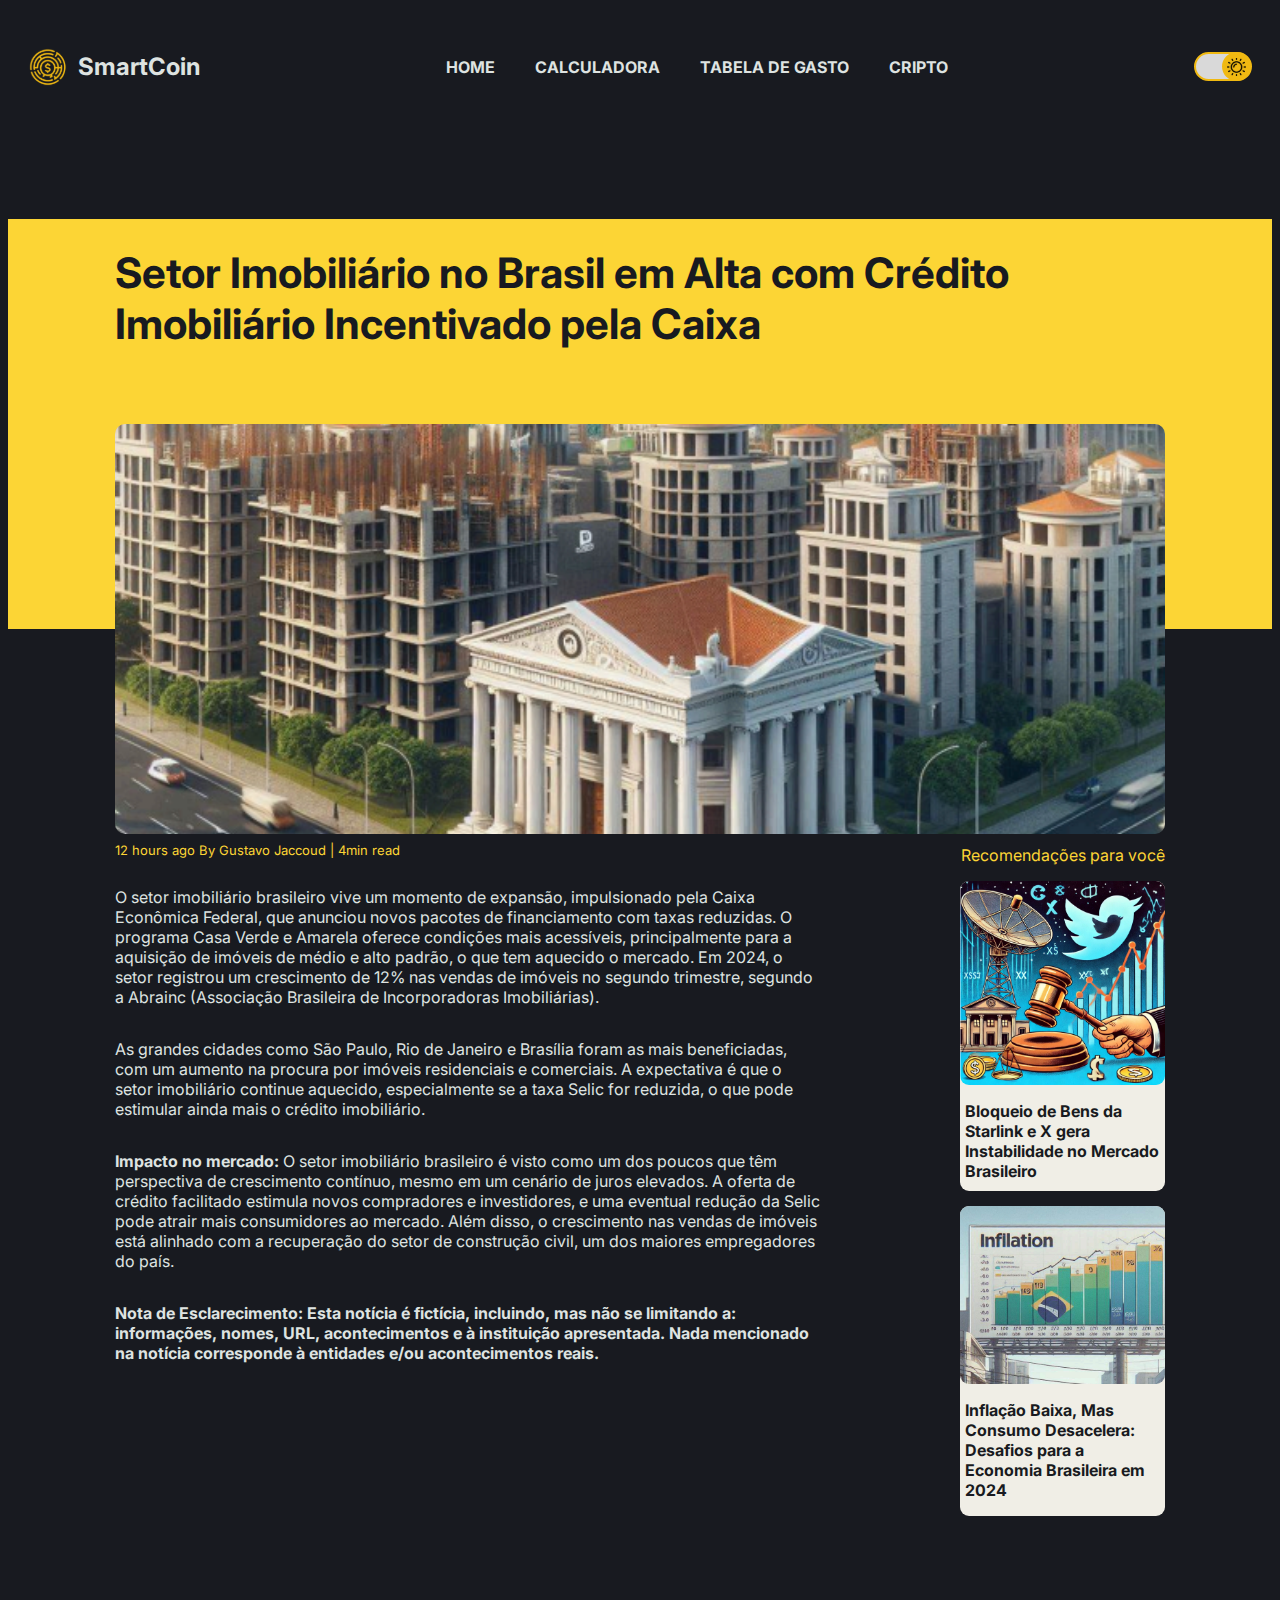
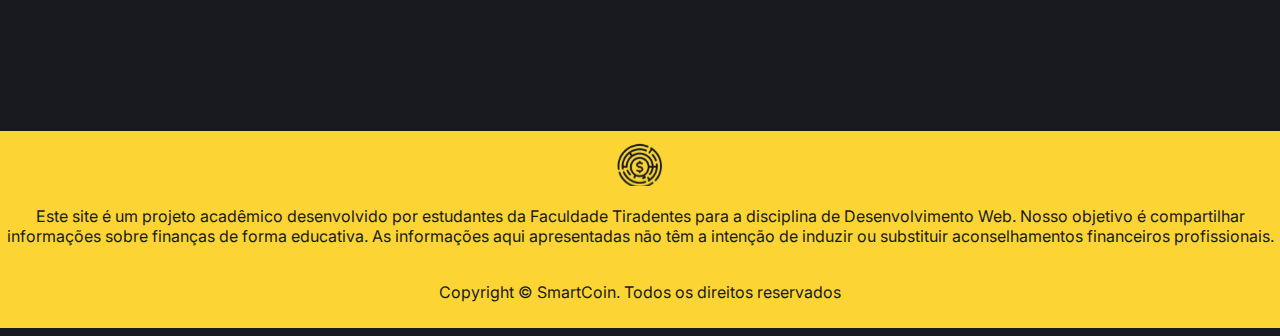
<file: news_imobiliario.html>
<!DOCTYPE html>
<html lang="pt-br">

<head>
    <meta charset="UTF-8">
    <meta name="viewport" content="width=device-width, initial-scale=1.0">
    <title>SmartCoin</title>
    <link rel="stylesheet" href="css/news.css">
</head>

<body>
    <div class="container">
        <header>
            <div class="logo">
                <img class="logo_header_img" src="img/logo_claro.svg">
                <p>SmartCoin</p>
            </div>
            <nav>
                <ul>
                    <li><a href="index.html">HOME</a></li>
                    <li><a href="calc.html">CALCULADORA</a></li>
                    <li><a href="table.html">TABELA DE GASTO</a></li>
                    <li><a href="cripto.html">CRIPTO</a></li>
                </ul>
            </nav>
            <img class="style_mode" src="img/LightMode.svg">
        </header>
    </div>
    <div class="fundo_manchete">
        <h1>Setor Imobiliário no Brasil em Alta com Crédito Imobiliário
            Incentivado pela Caixa
        </h1>
        <img src="img/news_imobiliario.png" alt="">
    </div>
    <div class="container">
        <div class="conteudo">
            <div class="esquerda">
                <p class="autor">12 hours ago By Gustavo Jaccoud | 4min read</p>
                <p class="texto">O setor imobiliário brasileiro vive um momento de expansão, impulsionado pela Caixa
                    Econômica Federal, que anunciou novos pacotes de financiamento com taxas reduzidas. O programa Casa
                    Verde e Amarela oferece condições mais acessíveis, principalmente para a aquisição de imóveis de
                    médio e alto padrão, o que tem aquecido o mercado. Em 2024, o setor registrou um crescimento de 12%
                    nas vendas de imóveis no segundo trimestre, segundo a Abrainc (Associação Brasileira de
                    Incorporadoras Imobiliárias).</p>

                <p class="texto">As grandes cidades como São Paulo, Rio de Janeiro e Brasília foram as mais
                    beneficiadas, com um aumento na procura por imóveis residenciais e comerciais. A expectativa é que o
                    setor imobiliário continue aquecido, especialmente se a taxa Selic for reduzida, o que pode
                    estimular ainda mais o crédito imobiliário.</p>

                <p class="texto"><b>Impacto no mercado:</b> O setor imobiliário brasileiro é visto como um dos poucos
                    que têm perspectiva de crescimento contínuo, mesmo em um cenário de juros elevados. A oferta de
                    crédito facilitado estimula novos compradores e investidores, e uma eventual redução da Selic pode
                    atrair mais consumidores ao mercado. Além disso, o crescimento nas vendas de imóveis está alinhado
                    com a recuperação do setor de construção civil, um dos maiores empregadores do país.</p>

                <p class="texto"><b>Nota de Esclarecimento:
                        Esta notícia é fictícia, incluindo, mas não se limitando a: informações, nomes, URL,
                        acontecimentos e à instituição apresentada. Nada mencionado na notícia
                        corresponde à entidades e/ou acontecimentos reais.</b></p>

            </div>
            <div class="direita">
                <p class="titulo_recomendacao">Recomendações para você</p>
                <div class="recomendacao">
                    <img src="img/news_twitter1.png">
                    <p><a href="news_twitter.html">Bloqueio de Bens da Starlink e X gera Instabilidade no Mercado
                            Brasileiro</a></p>
                </div>
                <div class="recomendacao">
                    <img src="img/news_inflacacao1.png">
                    <p><a href="news_inflacao.html">Inflação Baixa, Mas Consumo Desacelera: Desafios para a Economia
                            Brasileira em 2024</a></p>
                </div>
            </div>
        </div>
    </div>

    </div>
    <footer class="rodape">
        <img class="logo_rodape_img" src="img/logo_escuro.svg">
        <p>Este site é um projeto acadêmico desenvolvido por estudantes da Faculdade Tiradentes para a disciplina de
            Desenvolvimento Web. Nosso objetivo é compartilhar informações sobre finanças de forma educativa. As
            informações
            aqui apresentadas não têm a intenção de induzir ou substituir aconselhamentos financeiros profissionais.</p>
        <p>Copyright © SmartCoin. Todos os direitos reservados</p>
    </footer>
</body>

</html>
</file>
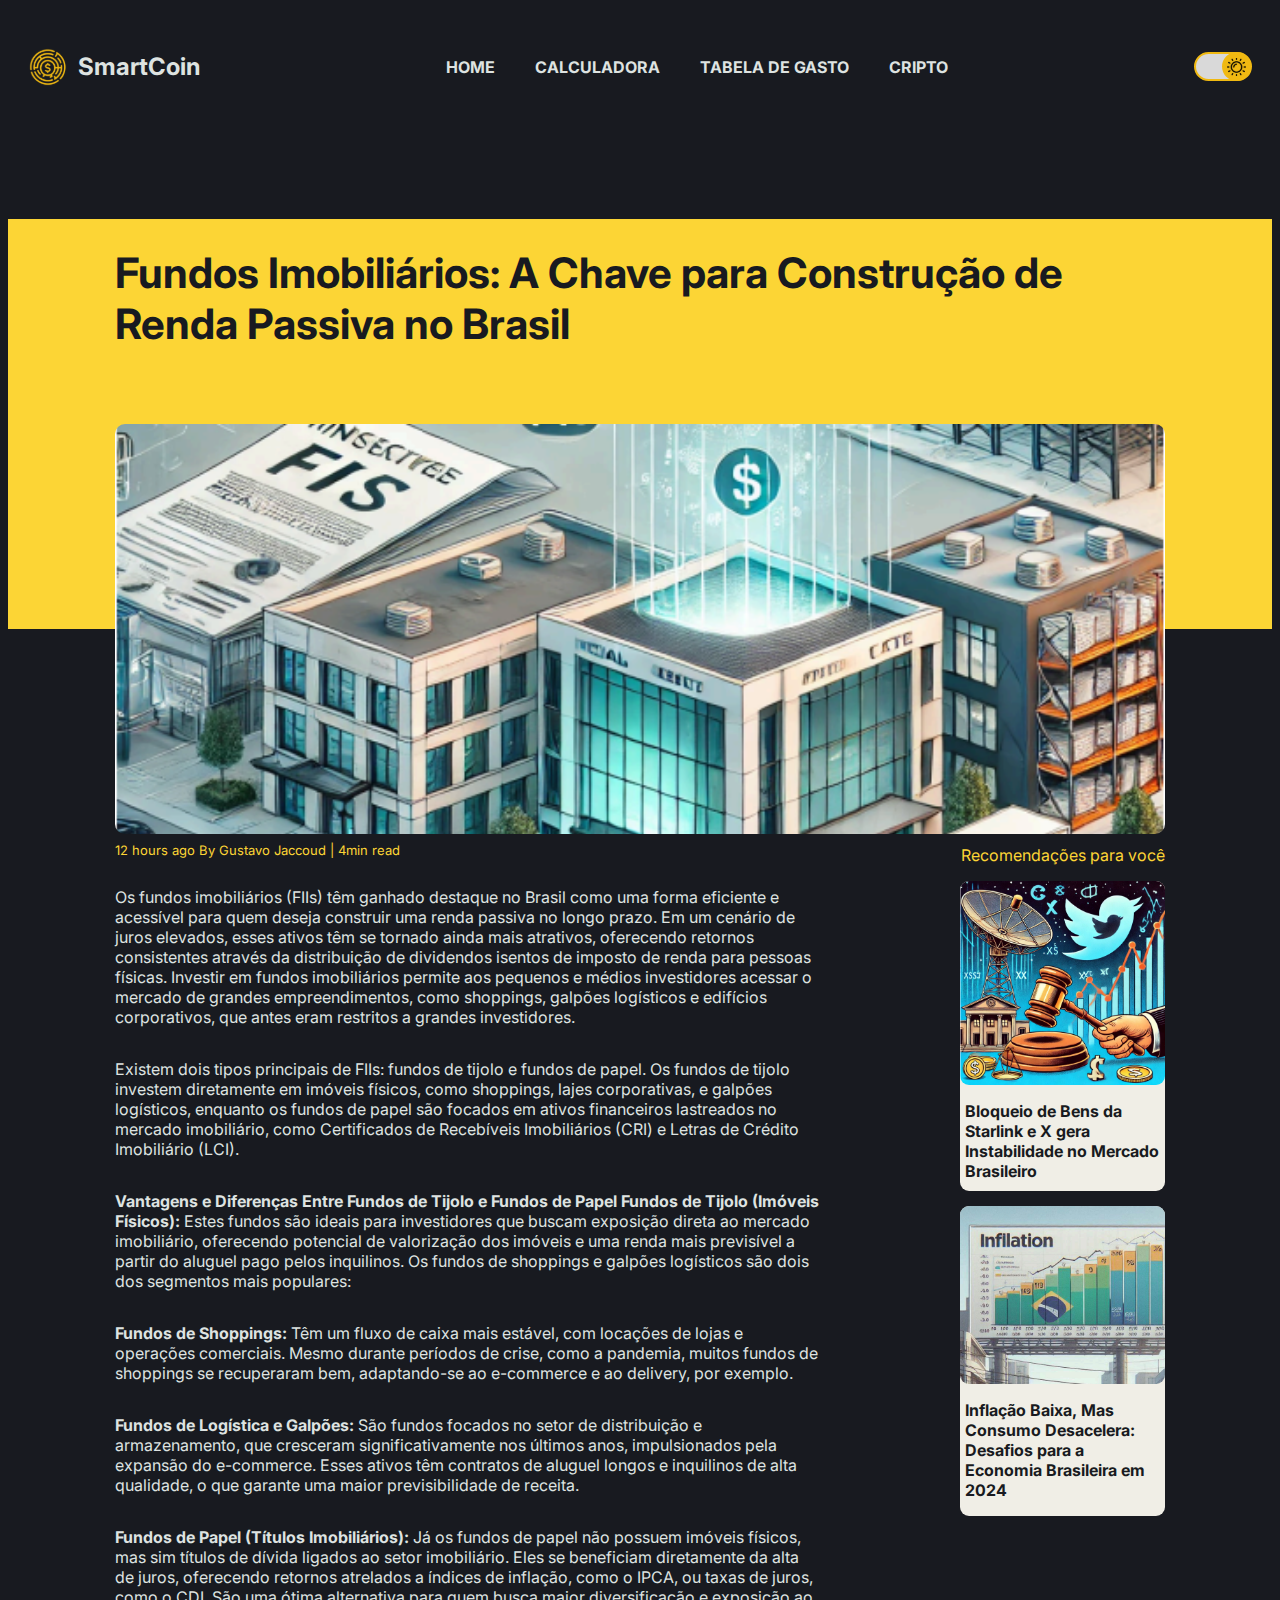
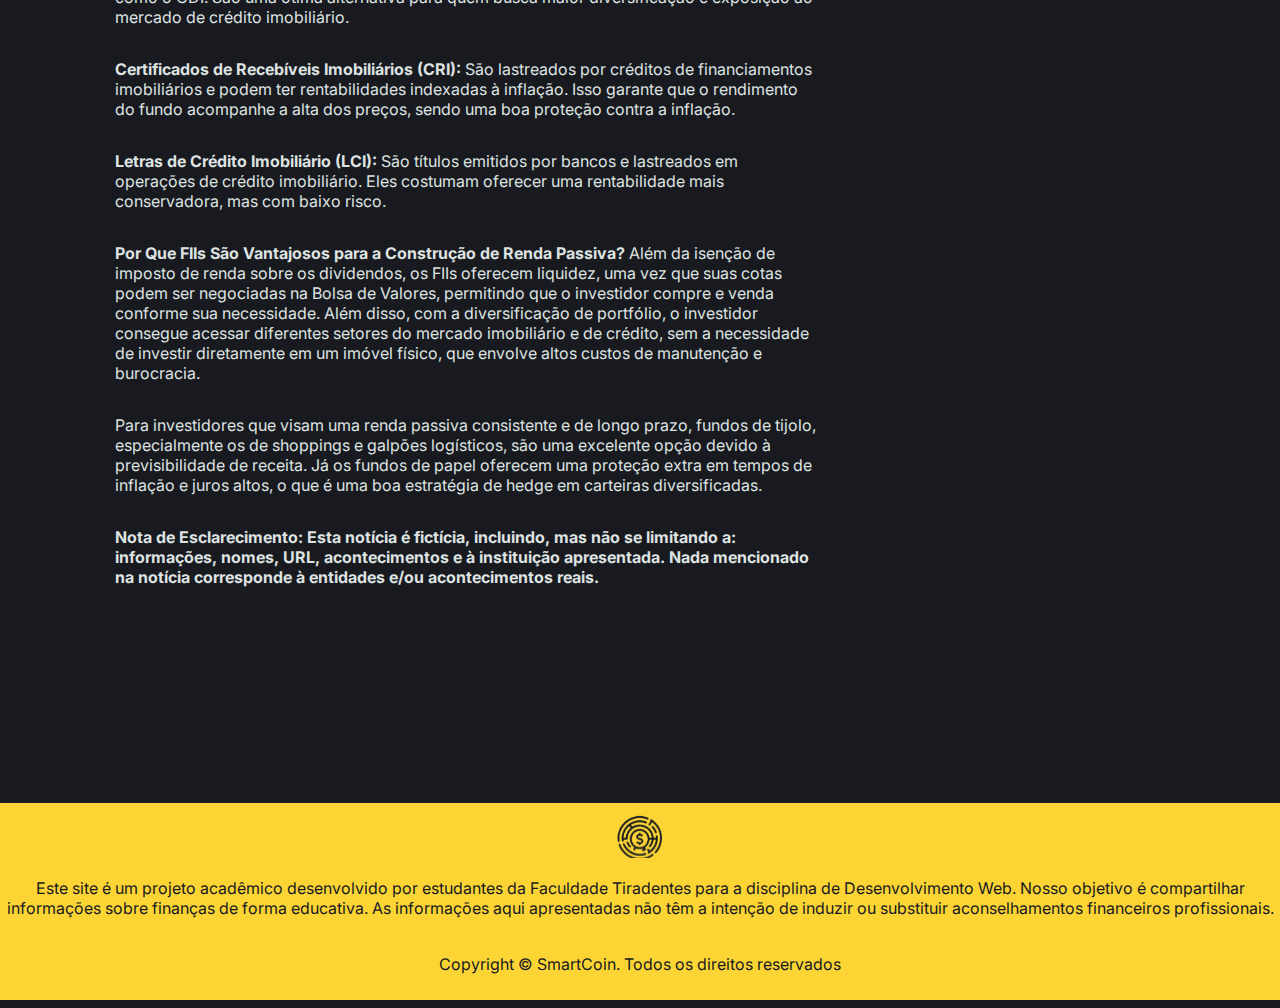
<file: news_imovel.html>
<!DOCTYPE html>
<html lang="pt-br">

<head>
    <meta charset="UTF-8">
    <meta name="viewport" content="width=device-width, initial-scale=1.0">
    <title>SmartCoin</title>
    <link rel="stylesheet" href="css/news.css">
</head>

<body>
    <div class="container">
        <header>
            <div class="logo">
                <img class="logo_header_img" src="img/logo_claro.svg">
                <p>SmartCoin</p>
            </div>
            <nav>
                <ul>
                    <li><a href="index.html">HOME</a></li>
                    <li><a href="calc.html">CALCULADORA</a></li>
                    <li><a href="table.html">TABELA DE GASTO</a></li>
                    <li><a href="cripto.html">CRIPTO</a></li>
                </ul>
            </nav>
            <img class="style_mode" src="img/LightMode.svg">
        </header>
    </div>
    <div class="fundo_manchete">
        <h1>Fundos Imobiliários: A Chave para Construção de Renda Passiva no Brasil</h1>
        <img src="img/news_fundos1.png" alt="">
    </div>
    <div class="container">
        <div class="conteudo">
            <div class="esquerda">
                <p class="autor">12 hours ago By Gustavo Jaccoud | 4min read</p>
                <p class="texto">Os fundos imobiliários (FIIs) têm ganhado destaque no Brasil como uma forma eficiente e
                    acessível para quem deseja construir uma renda passiva no longo prazo. Em um cenário de juros
                    elevados, esses ativos têm se tornado ainda mais atrativos, oferecendo retornos consistentes através
                    da distribuição de dividendos isentos de imposto de renda para pessoas físicas. Investir em fundos
                    imobiliários permite aos pequenos e médios investidores acessar o mercado de grandes
                    empreendimentos, como shoppings, galpões logísticos e edifícios corporativos, que antes eram
                    restritos a grandes investidores.</p>

                <p class="texto">Existem dois tipos principais de FIIs: fundos de tijolo e fundos de papel. Os fundos de
                    tijolo investem diretamente em imóveis físicos, como shoppings, lajes corporativas, e galpões
                    logísticos, enquanto os fundos de papel são focados em ativos financeiros lastreados no mercado
                    imobiliário, como Certificados de Recebíveis Imobiliários (CRI) e Letras de Crédito Imobiliário
                    (LCI).</p>

                <p class="texto"><b>Vantagens e Diferenças Entre Fundos de Tijolo e Fundos de Papel Fundos de Tijolo
                        (Imóveis Físicos):</b> Estes fundos são ideais para investidores que buscam exposição direta ao
                    mercado imobiliário, oferecendo potencial de valorização dos imóveis e uma renda mais previsível a
                    partir do aluguel pago pelos inquilinos. Os fundos de shoppings e galpões logísticos são dois dos
                    segmentos mais populares:</p>

                <p class="texto"><b>Fundos de Shoppings:</b> Têm um fluxo de caixa mais estável, com locações de lojas e
                    operações comerciais. Mesmo durante períodos de crise, como a pandemia, muitos fundos de shoppings
                    se recuperaram bem, adaptando-se ao e-commerce e ao delivery, por exemplo.</p>

                <p class="texto"><b>Fundos de Logística e Galpões:</b> São fundos focados no setor de distribuição e
                    armazenamento, que cresceram significativamente nos últimos anos, impulsionados pela expansão do
                    e-commerce. Esses ativos têm contratos de aluguel longos e inquilinos de alta qualidade, o que
                    garante uma maior previsibilidade de receita.</p>

                <p class="texto"><b>Fundos de Papel (Títulos Imobiliários):</b> Já os fundos de papel não possuem
                    imóveis físicos, mas sim títulos de dívida ligados ao setor imobiliário. Eles se beneficiam
                    diretamente da alta de juros, oferecendo retornos atrelados a índices de inflação, como o IPCA, ou
                    taxas de juros, como o CDI. São uma ótima alternativa para quem busca maior diversificação e
                    exposição ao mercado de crédito imobiliário.</p>

                <p class="texto"><b>Certificados de Recebíveis Imobiliários (CRI):</b> São lastreados por créditos de
                    financiamentos imobiliários e podem ter rentabilidades indexadas à inflação. Isso garante que o
                    rendimento do fundo acompanhe a alta dos preços, sendo uma boa proteção contra a inflação.</p>

                <p class="texto"><b>Letras de Crédito Imobiliário (LCI):</b> São títulos emitidos por bancos e
                    lastreados em operações de crédito imobiliário. Eles costumam oferecer uma rentabilidade mais
                    conservadora, mas com baixo risco.</p>

                <p class="texto"><b>Por Que FIIs São Vantajosos para a Construção de Renda Passiva?</b> Além da isenção
                    de imposto de renda sobre os dividendos, os FIIs oferecem liquidez, uma vez que suas cotas podem ser
                    negociadas na Bolsa de Valores, permitindo que o investidor compre e venda conforme sua necessidade.
                    Além disso, com a diversificação de portfólio, o investidor consegue acessar diferentes setores do
                    mercado imobiliário e de crédito, sem a necessidade de investir diretamente em um imóvel físico, que
                    envolve altos custos de manutenção e burocracia.</p>

                <p class="texto">Para investidores que visam uma renda passiva consistente e de longo prazo, fundos de
                    tijolo, especialmente os de shoppings e galpões logísticos, são uma excelente opção devido à
                    previsibilidade de receita. Já os fundos de papel oferecem uma proteção extra em tempos de inflação
                    e juros altos, o que é uma boa estratégia de hedge em carteiras diversificadas​.</p>
                <p class="texto"><b>Nota de Esclarecimento:
                        Esta notícia é fictícia, incluindo, mas não se limitando a: informações, nomes, URL,
                        acontecimentos e à instituição apresentada. Nada mencionado na notícia
                        corresponde à entidades e/ou acontecimentos reais.</b></p>
            </div>
            <div class="direita">
                <p class="titulo_recomendacao">Recomendações para você</p>
                <div class="recomendacao">
                    <img src="img/news_twitter1.png">
                    <p><a href="news_twitter.html">Bloqueio de Bens da Starlink e X gera Instabilidade no Mercado
                            Brasileiro</a></p>
                </div>
                <div class="recomendacao">
                    <img src="img/news_inflacacao1.png">
                    <p><a href="news_inflacao.html">Inflação Baixa, Mas Consumo Desacelera: Desafios para a Economia
                            Brasileira em 2024</a></p>
                </div>
            </div>
        </div>

    </div>
    <footer class="rodape">
        <img class="logo_rodape_img" src="img/logo_escuro.svg">
        <p>Este site é um projeto acadêmico desenvolvido por estudantes da Faculdade Tiradentes para a disciplina de
            Desenvolvimento Web. Nosso objetivo é compartilhar informações sobre finanças de forma educativa. As
            informações
            aqui apresentadas não têm a intenção de induzir ou substituir aconselhamentos financeiros profissionais.</p>
        <p>Copyright © SmartCoin. Todos os direitos reservados</p>
    </footer>
</body>

</html>
</file>
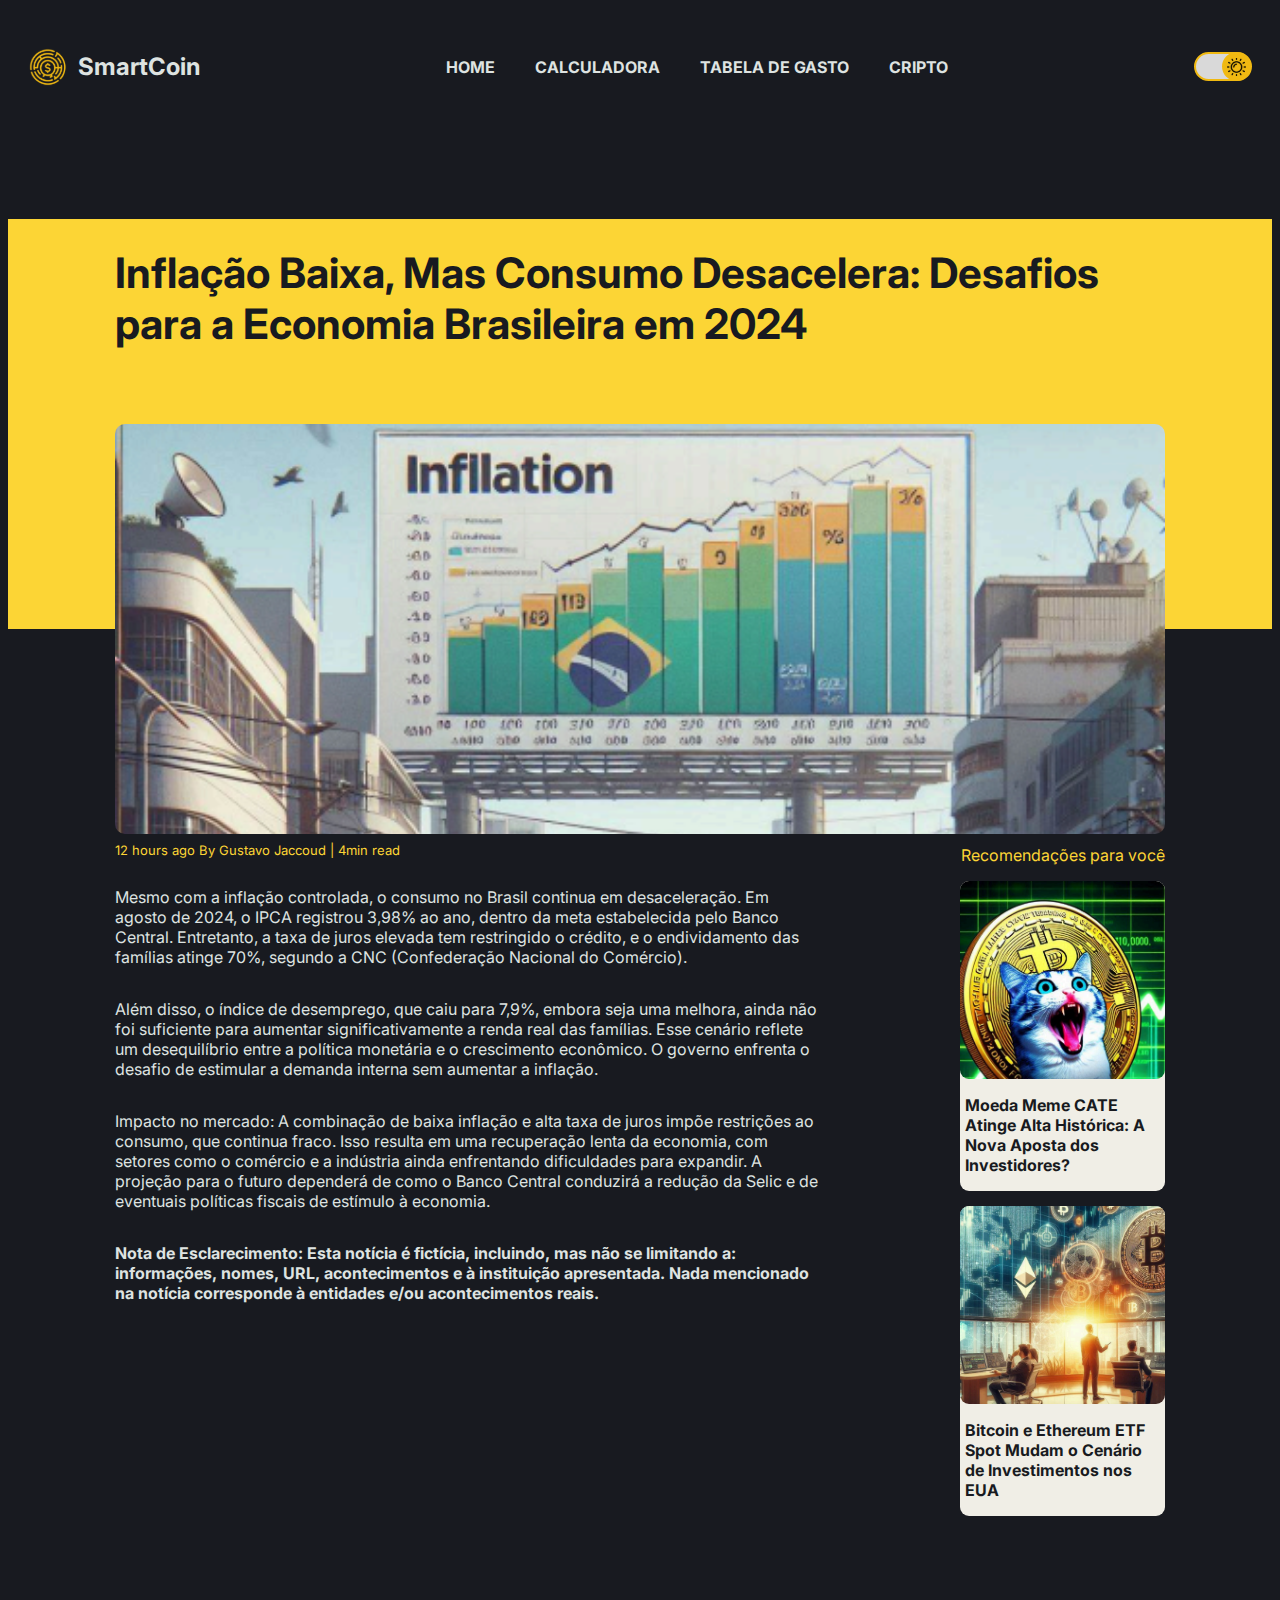
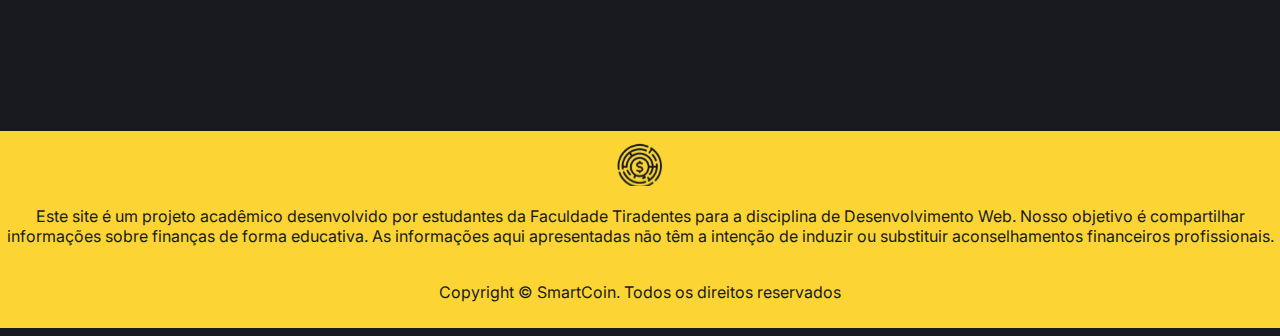
<file: news_inflacao.html>
<!DOCTYPE html>
<html lang="pt-br">

<head>
    <meta charset="UTF-8">
    <meta name="viewport" content="width=device-width, initial-scale=1.0">
    <title>SmartCoin</title>
    <link rel="stylesheet" href="css/news.css">
</head>

<body>
    <div class="container">
        <header>
            <div class="logo">
                <img class="logo_header_img" src="img/logo_claro.svg">
                <p>SmartCoin</p>
            </div>
            <nav>
                <ul>
                    <li><a href="index.html">HOME</a></li>
                    <li><a href="calc.html">CALCULADORA</a></li>
                    <li><a href="table.html">TABELA DE GASTO</a></li>
                    <li><a href="cripto.html">CRIPTO</a></li>
                </ul>
            </nav>
            <img class="style_mode" src="img/LightMode.svg">
        </header>
    </div>
    <div class="fundo_manchete">
        <h1>Inflação Baixa, Mas Consumo Desacelera: Desafios para a Economia Brasileira em 2024</h1>
        <img src="img/news_inflacacao1.png" alt="">
    </div>
    <div class="container">
        <div class="conteudo">
            <div class="esquerda">
                <p class="autor">12 hours ago By Gustavo Jaccoud | 4min read</p>
                <p class="texto">Mesmo com a inflação controlada, o consumo no Brasil continua em desaceleração. Em
                    agosto de 2024, o IPCA registrou 3,98% ao ano, dentro da meta estabelecida pelo Banco Central.
                    Entretanto, a taxa de juros elevada tem restringido o crédito, e o endividamento das famílias atinge
                    70%, segundo a CNC (Confederação Nacional do Comércio).</p>

                <p class="texto">Além disso, o índice de desemprego, que caiu para 7,9%, embora seja uma melhora, ainda
                    não foi suficiente para aumentar significativamente a renda real das famílias. Esse cenário reflete
                    um desequilíbrio entre a política monetária e o crescimento econômico. O governo enfrenta o desafio
                    de estimular a demanda interna sem aumentar a inflação.</p>

                <p class="texto">Impacto no mercado: A combinação de baixa inflação e alta taxa de juros impõe
                    restrições ao consumo, que continua fraco. Isso resulta em uma recuperação lenta da economia, com
                    setores como o comércio e a indústria ainda enfrentando dificuldades para expandir. A projeção para
                    o futuro dependerá de como o Banco Central conduzirá a redução da Selic e de eventuais políticas
                    fiscais de estímulo à economia.</p>

                <p class="texto"><b>Nota de Esclarecimento:
                        Esta notícia é fictícia, incluindo, mas não se limitando a: informações, nomes, URL,
                        acontecimentos e à instituição apresentada. Nada mencionado na notícia
                        corresponde à entidades e/ou acontecimentos reais.</b></p>
            </div>
            <div class="direita">
                <p class="titulo_recomendacao">Recomendações para você</p>
                <div class="recomendacao">
                    <img src="img/news_cate1.png">
                    <p><a href="news_cate.html">Moeda Meme CATE Atinge Alta Histórica: A Nova Aposta dos
                            Investidores?</a></p>
                </div>
                <div class="recomendacao">
                    <img src="img/news_eua1.png">
                    <p><a href="news_eua.html">Bitcoin e Ethereum ETF Spot Mudam o Cenário de Investimentos nos EUA</a>
                    </p>
                </div>
            </div>
        </div>

    </div>
    <footer class="rodape">
        <img class="logo_rodape_img" src="img/logo_escuro.svg">
        <p>Este site é um projeto acadêmico desenvolvido por estudantes da Faculdade Tiradentes para a disciplina de
            Desenvolvimento Web. Nosso objetivo é compartilhar informações sobre finanças de forma educativa. As
            informações
            aqui apresentadas não têm a intenção de induzir ou substituir aconselhamentos financeiros profissionais.</p>
        <p>Copyright © SmartCoin. Todos os direitos reservados</p>
    </footer>
</body>

</html>
</file>
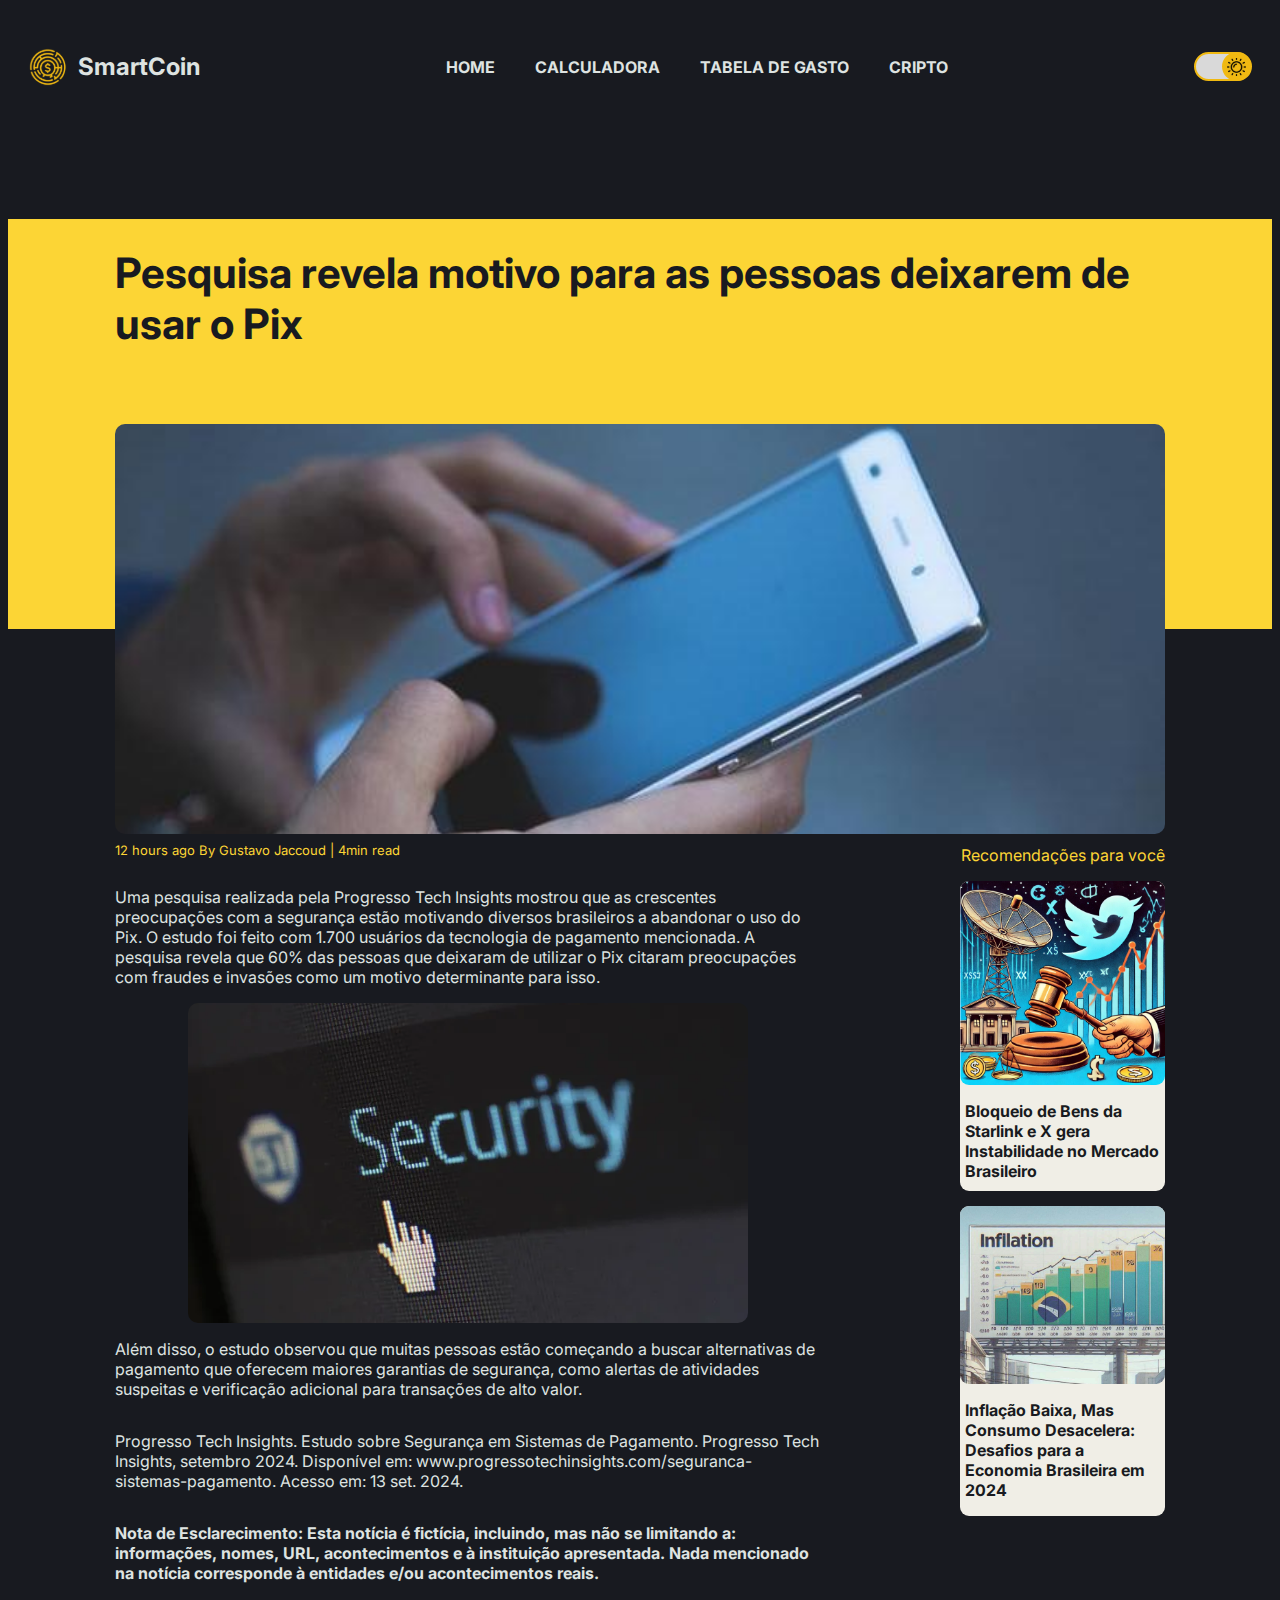
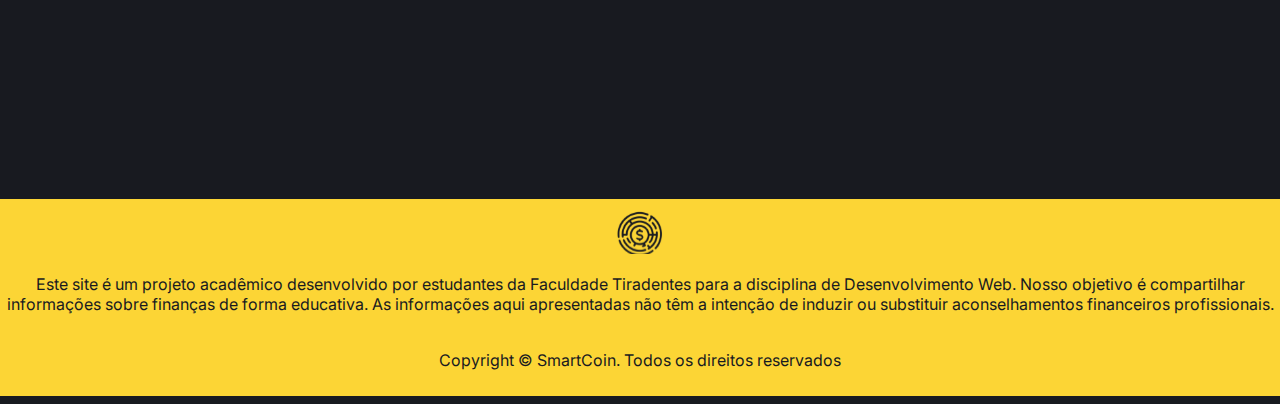
<file: news_pix.html>
<!DOCTYPE html>
<html lang="pt-br">

<head>
    <meta charset="UTF-8">
    <meta name="viewport" content="width=device-width, initial-scale=1.0">
    <title>SmartCoin</title>
    <link rel="stylesheet" href="css/news.css">
</head>

<body>
    <div class="container">
        <header>
            <div class="logo">
                <img class="logo_header_img" src="img/logo_claro.svg">
                <p>SmartCoin</p>
            </div>
            <nav>
                <ul>
                    <li><a href="index.html">HOME</a></li>
                    <li><a href="calc.html">CALCULADORA</a></li>
                    <li><a href="table.html">TABELA DE GASTO</a></li>
                    <li><a href="cripto.html">CRIPTO</a></li>
                </ul>
            </nav>
            <img class="style_mode" src="img/LightMode.svg">
        </header>
    </div>
    <div class="fundo_manchete">
        <h1>Pesquisa revela motivo para as pessoas deixarem de usar o Pix</h1>
        <img src="img/news_pix1.jpg" alt="">
    </div>
    <div class="container">
        <div class="conteudo">
            <div class="esquerda">
                <p class="autor">12 hours ago By Gustavo Jaccoud | 4min read</p>
                <p class="texto">Uma pesquisa realizada pela Progresso Tech Insights mostrou que as crescentes
                    preocupações com a segurança estão motivando diversos brasileiros a abandonar o
                    uso do Pix. O estudo foi feito com 1.700 usuários da tecnologia de pagamento
                    mencionada. A pesquisa revela que 60% das pessoas que deixaram de utilizar o Pix
                    citaram preocupações com fraudes e invasões como um motivo determinante para
                    isso.</p>
                <img src="img/news_pix2.webp">
                <p class="texto">Além disso, o estudo observou que muitas pessoas estão começando a buscar
                    alternativas de pagamento que oferecem maiores garantias de segurança, como
                    alertas de atividades suspeitas e verificação adicional para transações de alto valor.</p>
                <p class="texto">Progresso Tech Insights. Estudo sobre Segurança em Sistemas de Pagamento. Progresso
                    Tech
                    Insights, setembro 2024. Disponível em:
                    www.progressotechinsights.com/seguranca-sistemas-pagamento. Acesso em: 13 set. 2024.
                </p>
                <p class="texto"><b>Nota de Esclarecimento:
                        Esta notícia é fictícia, incluindo, mas não se limitando a: informações, nomes, URL,
                        acontecimentos e à instituição apresentada. Nada mencionado na notícia
                        corresponde à entidades e/ou acontecimentos reais.</b></p>
            </div>
            <div class="direita">
                <p class="titulo_recomendacao">Recomendações para você</p>
                <div class="recomendacao">
                    <img src="img/news_twitter1.png">
                    <p><a href="news_twitter.html">Bloqueio de Bens da Starlink e X gera Instabilidade no Mercado
                            Brasileiro</a></p>
                </div>
                <div class="recomendacao">
                    <img src="img/news_inflacacao1.png">
                    <p><a href="news_inflacao.html">Inflação Baixa, Mas Consumo Desacelera: Desafios para a Economia
                            Brasileira em 2024</a></p>
                </div>
            </div>
        </div>
    </div>

    </div>
    <footer class="rodape">
        <img class="logo_rodape_img" src="img/logo_escuro.svg">
        <p>Este site é um projeto acadêmico desenvolvido por estudantes da Faculdade Tiradentes para a disciplina de
            Desenvolvimento Web. Nosso objetivo é compartilhar informações sobre finanças de forma educativa. As
            informações
            aqui apresentadas não têm a intenção de induzir ou substituir aconselhamentos financeiros profissionais.</p>
        <p>Copyright © SmartCoin. Todos os direitos reservados</p>
    </footer>
</body>

</html>
</file>
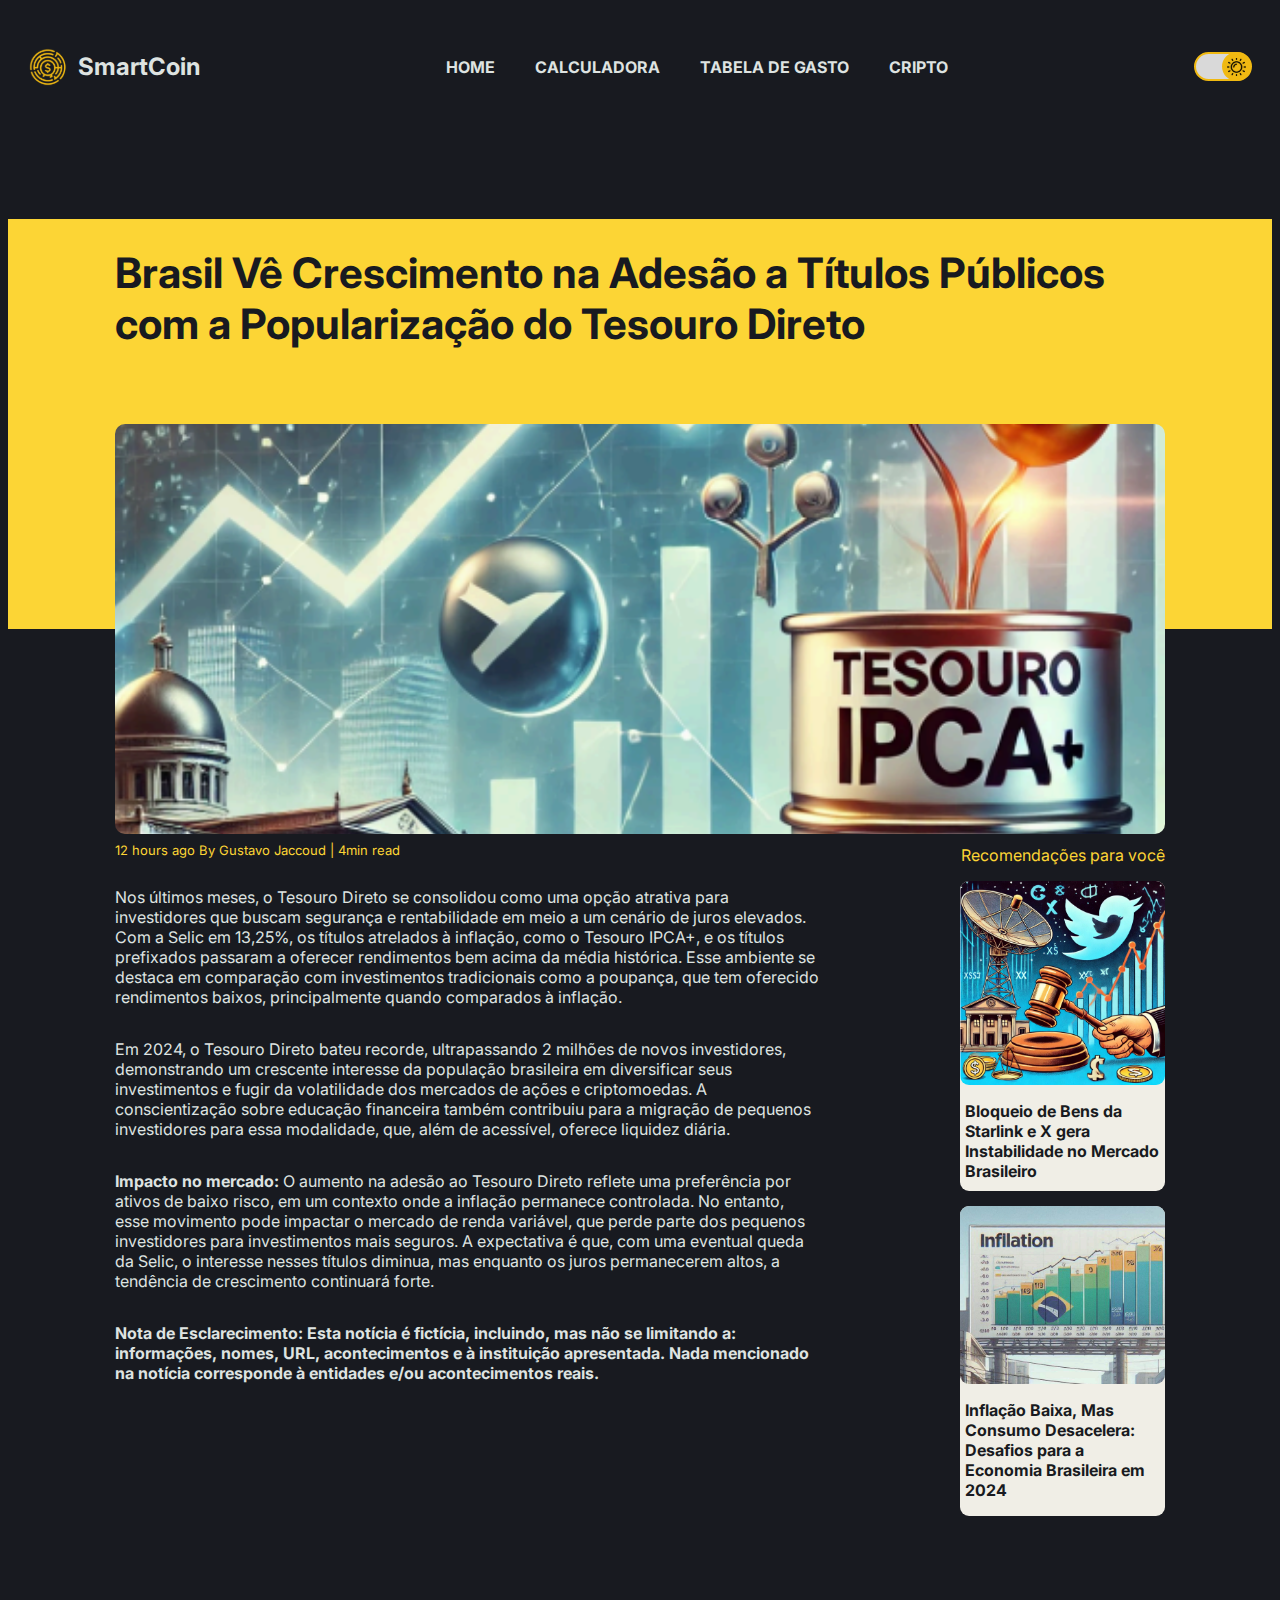
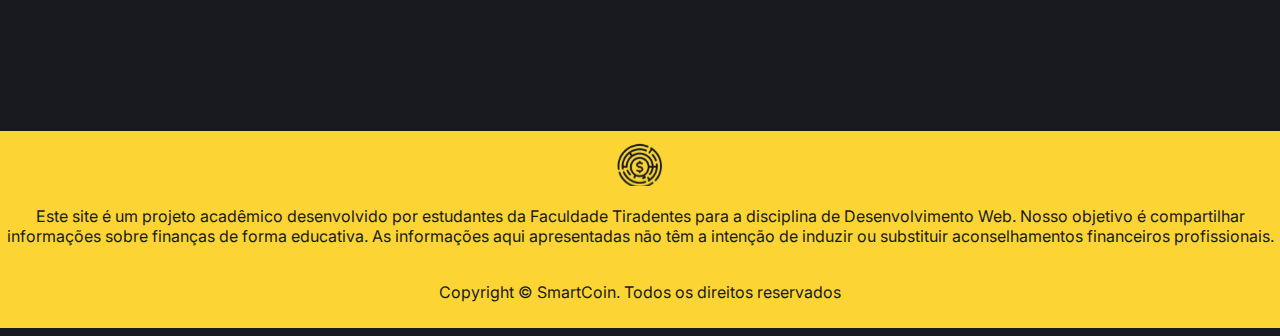
<file: news_tesouro.html>
<!DOCTYPE html>
<html lang="pt-br">

<head>
    <meta charset="UTF-8">
    <meta name="viewport" content="width=device-width, initial-scale=1.0">
    <title>SmartCoin</title>
    <link rel="stylesheet" href="css/news.css">
</head>

<body>
    <div class="container">
        <header>
            <div class="logo">
                <img class="logo_header_img" src="img/logo_claro.svg">
                <p>SmartCoin</p>
            </div>
            <nav>
                <ul>
                    <li><a href="index.html">HOME</a></li>
                    <li><a href="calc.html">CALCULADORA</a></li>
                    <li><a href="table.html">TABELA DE GASTO</a></li>
                    <li><a href="cripto.html">CRIPTO</a></li>
                </ul>
            </nav>
            <img class="style_mode" src="img/LightMode.svg">
        </header>
    </div>
    <div class="fundo_manchete">
        <h1>Brasil Vê Crescimento na Adesão a Títulos Públicos com a Popularização do Tesouro Direto</h1>
        <img src="img/news_tesouro1.png" alt="">
    </div>
    <div class="container">
        <div class="conteudo">
            <div class="esquerda">
                <p class="autor">12 hours ago By Gustavo Jaccoud | 4min read</p>
                <p class="texto">Nos últimos meses, o Tesouro Direto se consolidou como uma opção atrativa para
                    investidores que buscam segurança e rentabilidade em meio a um cenário de juros elevados. Com a
                    Selic em 13,25%, os títulos atrelados à inflação, como o Tesouro IPCA+, e os títulos prefixados
                    passaram a oferecer rendimentos bem acima da média histórica. Esse ambiente se destaca em comparação
                    com investimentos tradicionais como a poupança, que tem oferecido rendimentos baixos, principalmente
                    quando comparados à inflação.</p>

                <p class="texto">Em 2024, o Tesouro Direto bateu recorde, ultrapassando 2 milhões de novos investidores,
                    demonstrando um crescente interesse da população brasileira em diversificar seus investimentos e
                    fugir da volatilidade dos mercados de ações e criptomoedas. A conscientização sobre educação
                    financeira também contribuiu para a migração de pequenos investidores para essa modalidade, que,
                    além de acessível, oferece liquidez diária.</p>

                <p class="texto"><b>Impacto no mercado:</b> O aumento na adesão ao Tesouro Direto reflete uma
                    preferência por ativos de baixo risco, em um contexto onde a inflação permanece controlada. No
                    entanto, esse movimento pode impactar o mercado de renda variável, que perde parte dos pequenos
                    investidores para investimentos mais seguros. A expectativa é que, com uma eventual queda da Selic,
                    o interesse nesses títulos diminua, mas enquanto os juros permanecerem altos, a tendência de
                    crescimento continuará forte.</p>

                <p class="texto"><b>Nota de Esclarecimento:
                        Esta notícia é fictícia, incluindo, mas não se limitando a: informações, nomes, URL,
                        acontecimentos e à instituição apresentada. Nada mencionado na notícia
                        corresponde à entidades e/ou acontecimentos reais.</b></p>

            </div>
            <div class="direita">
                <p class="titulo_recomendacao">Recomendações para você</p>
                <div class="recomendacao">
                    <img src="img/news_twitter1.png">
                    <p><a href="news_twitter.html">Bloqueio de Bens da Starlink e X gera Instabilidade no Mercado
                            Brasileiro</a></p>
                </div>
                <div class="recomendacao">
                    <img src="img/news_inflacacao1.png">
                    <p><a href="news_inflacao.html">Inflação Baixa, Mas Consumo Desacelera: Desafios para a Economia
                            Brasileira em 2024</a></p>
                </div>
            </div>
        </div>

    </div>
    <footer class="rodape">
        <img class="logo_rodape_img" src="img/logo_escuro.svg">
        <p>Este site é um projeto acadêmico desenvolvido por estudantes da Faculdade Tiradentes para a disciplina de
            Desenvolvimento Web. Nosso objetivo é compartilhar informações sobre finanças de forma educativa. As
            informações
            aqui apresentadas não têm a intenção de induzir ou substituir aconselhamentos financeiros profissionais.</p>
        <p>Copyright © SmartCoin. Todos os direitos reservados</p>
    </footer>
</body>

</html>
</file>
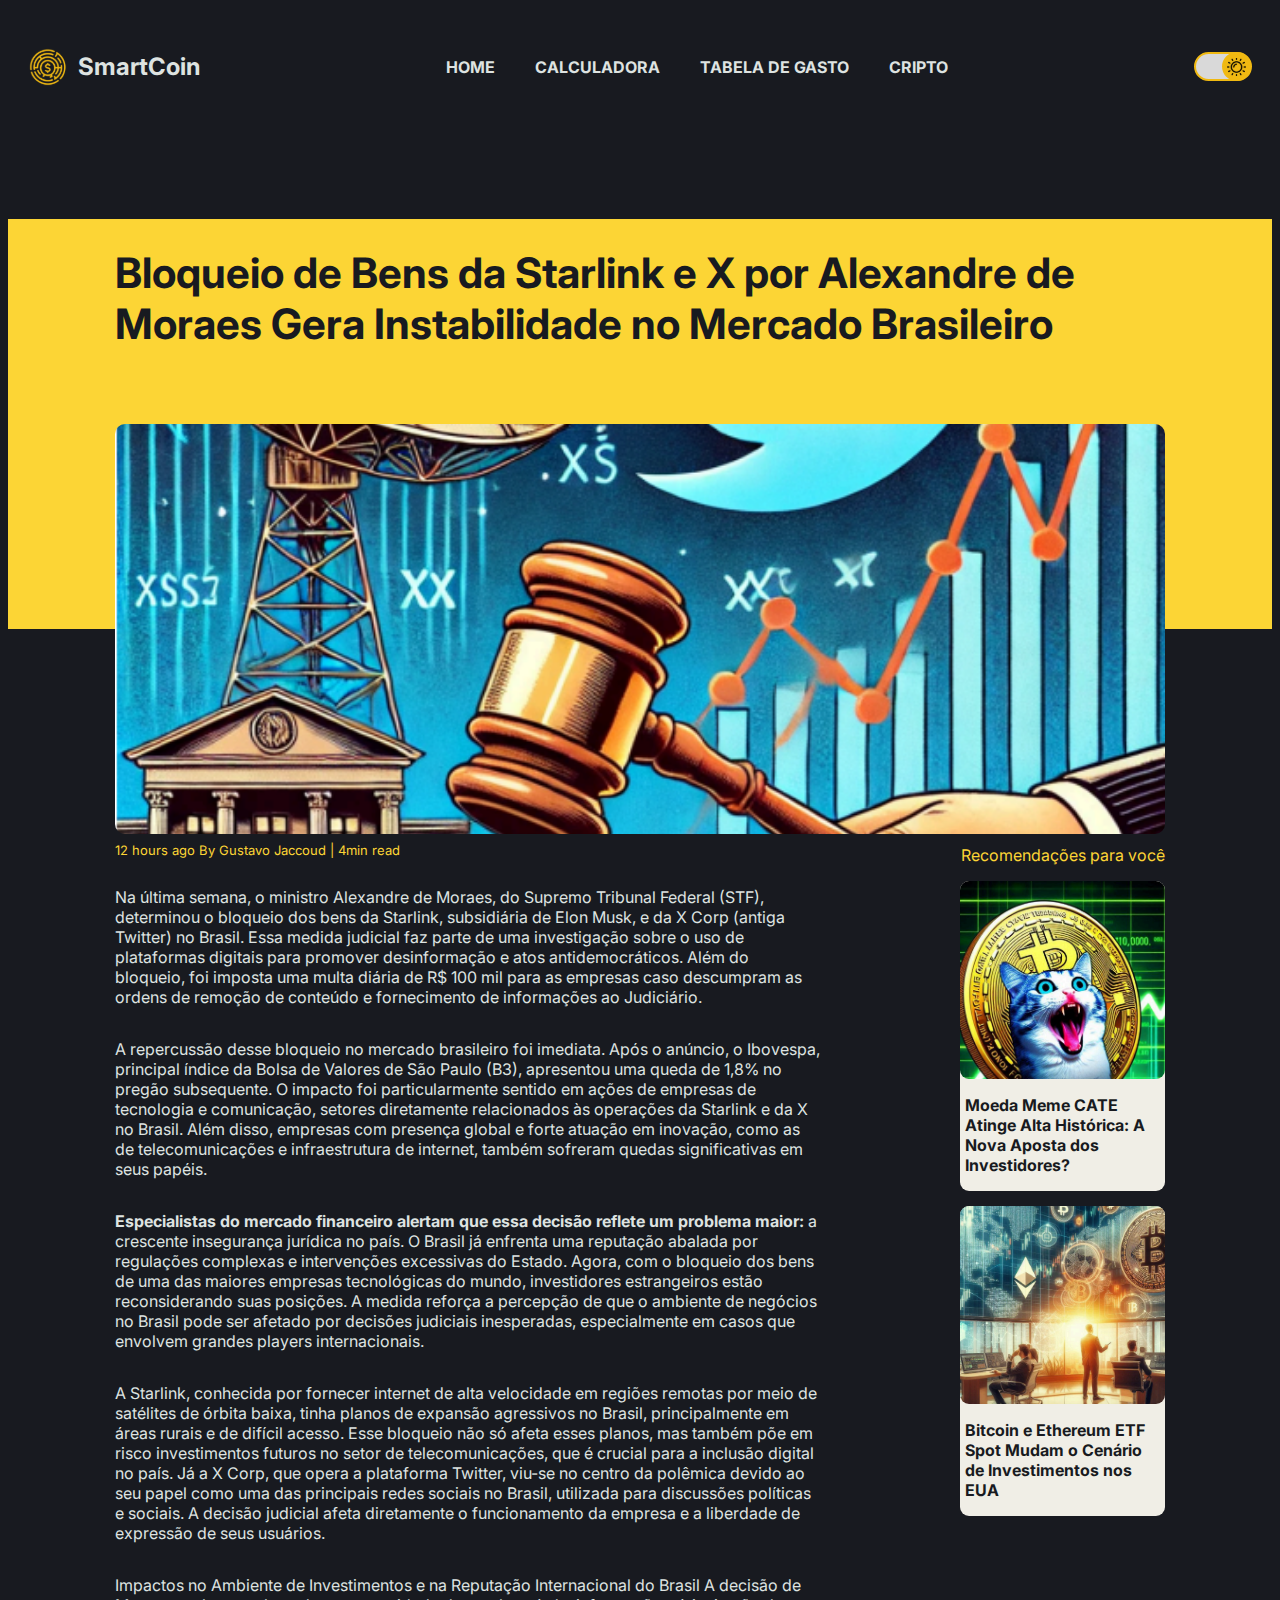
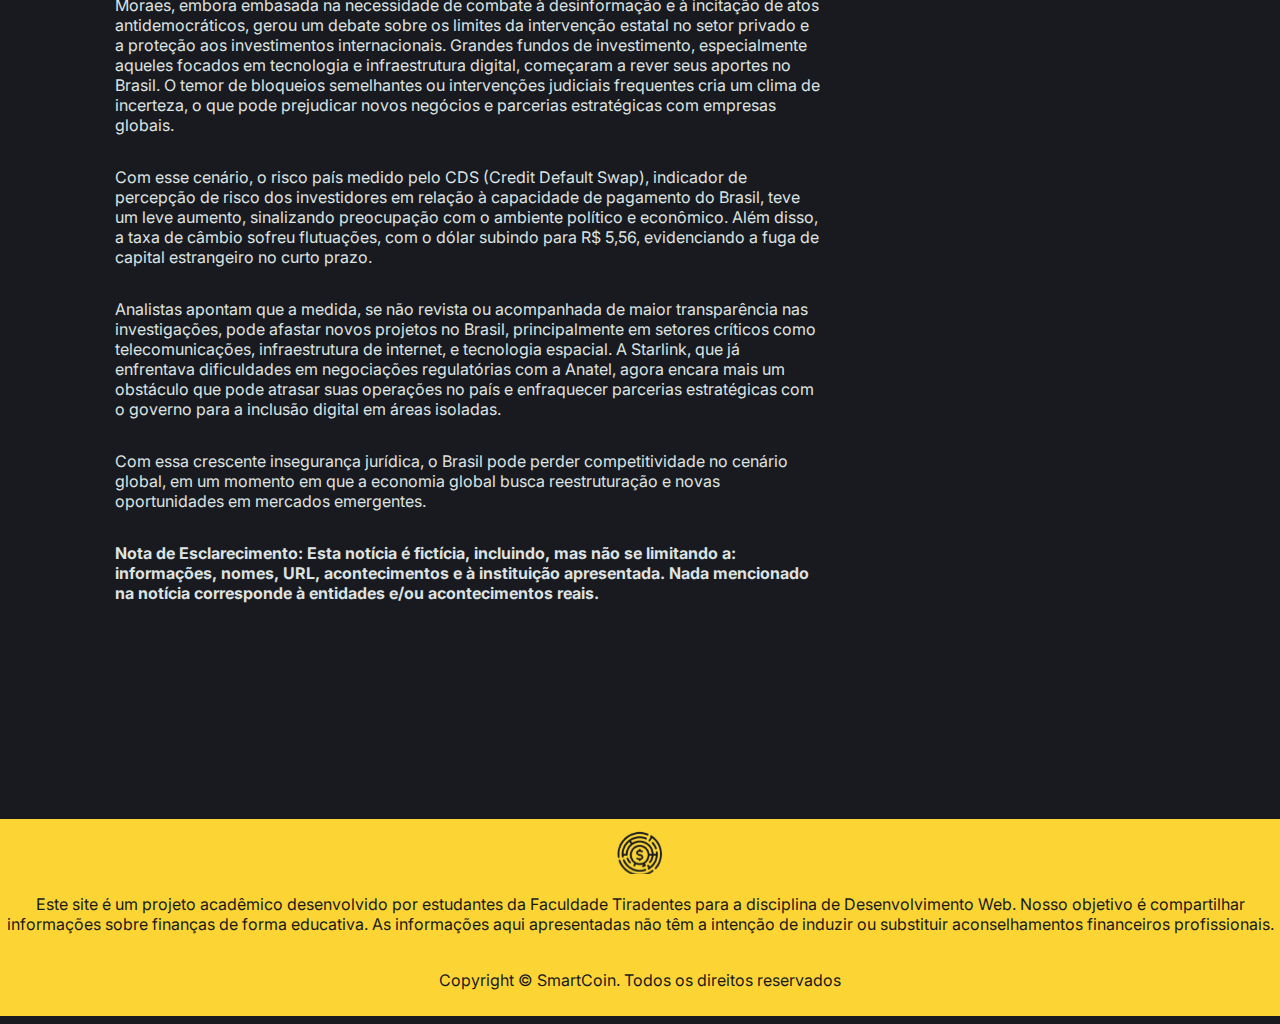
<file: news_twitter.html>
<!DOCTYPE html>
<html lang="pt-br">

<head>
    <meta charset="UTF-8">
    <meta name="viewport" content="width=device-width, initial-scale=1.0">
    <title>SmartCoin</title>
    <link rel="stylesheet" href="css/news.css">
</head>

<body>
    <div class="container">
        <header>
            <div class="logo">
                <img class="logo_header_img" src="img/logo_claro.svg">
                <p>SmartCoin</p>
            </div>
            <nav>
                <ul>
                    <li><a href="index.html">HOME</a></li>
                    <li><a href="calc.html">CALCULADORA</a></li>
                    <li><a href="table.html">TABELA DE GASTO</a></li>
                    <li><a href="cripto.html">CRIPTO</a></li>
                </ul>
            </nav>
            <img class="style_mode" src="img/LightMode.svg">
        </header>
    </div>
    <div class="fundo_manchete">
        <h1>Bloqueio de Bens da Starlink e X por Alexandre de Moraes Gera Instabilidade no Mercado Brasileiro</h1>
        <img src="img/news_twitter1.png" alt="">
    </div>
    <div class="container">
        <div class="conteudo">
            <div class="esquerda">
                <p class="autor">12 hours ago By Gustavo Jaccoud | 4min read</p>
                <p class="texto">Na última semana, o ministro Alexandre de Moraes, do Supremo Tribunal Federal (STF),
                    determinou o bloqueio dos bens da Starlink, subsidiária de Elon Musk, e da X Corp (antiga Twitter)
                    no Brasil. Essa medida judicial faz parte de uma investigação sobre o uso de plataformas digitais
                    para promover desinformação e atos antidemocráticos. Além do bloqueio, foi imposta uma multa diária
                    de R$ 100 mil para as empresas caso descumpram as ordens de remoção de conteúdo e fornecimento de
                    informações ao Judiciário.</p>

                <p class="texto">A repercussão desse bloqueio no mercado brasileiro foi imediata. Após o anúncio, o
                    Ibovespa, principal índice da Bolsa de Valores de São Paulo (B3), apresentou uma queda de 1,8% no
                    pregão subsequente. O impacto foi particularmente sentido em ações de empresas de tecnologia e
                    comunicação, setores diretamente relacionados às operações da Starlink e da X no Brasil. Além disso,
                    empresas com presença global e forte atuação em inovação, como as de telecomunicações e
                    infraestrutura de internet, também sofreram quedas significativas em seus papéis.</p>

                <p class="texto"><b>Especialistas do mercado financeiro alertam que essa decisão reflete um problema
                        maior:</b> a crescente insegurança jurídica no país. O Brasil já enfrenta uma reputação abalada
                    por regulações complexas e intervenções excessivas do Estado. Agora, com o bloqueio dos bens de uma
                    das maiores empresas tecnológicas do mundo, investidores estrangeiros estão reconsiderando suas
                    posições. A medida reforça a percepção de que o ambiente de negócios no Brasil pode ser afetado por
                    decisões judiciais inesperadas, especialmente em casos que envolvem grandes players internacionais.
                </p>

                <p class="texto">A Starlink, conhecida por fornecer internet de alta velocidade em regiões remotas por
                    meio de satélites de órbita baixa, tinha planos de expansão agressivos no Brasil, principalmente em
                    áreas rurais e de difícil acesso. Esse bloqueio não só afeta esses planos, mas também põe em risco
                    investimentos futuros no setor de telecomunicações, que é crucial para a inclusão digital no país.
                    Já a X Corp, que opera a plataforma Twitter, viu-se no centro da polêmica devido ao seu papel como
                    uma das principais redes sociais no Brasil, utilizada para discussões políticas e sociais. A decisão
                    judicial afeta diretamente o funcionamento da empresa e a liberdade de expressão de seus usuários.
                </p>

                <p class="texto">Impactos no Ambiente de Investimentos e na Reputação Internacional do Brasil A decisão
                    de Moraes, embora embasada na necessidade de combate à desinformação e à incitação de atos
                    antidemocráticos, gerou um debate sobre os limites da intervenção estatal no setor privado e a
                    proteção aos investimentos internacionais. Grandes fundos de investimento, especialmente aqueles
                    focados em tecnologia e infraestrutura digital, começaram a rever seus aportes no Brasil. O temor de
                    bloqueios semelhantes ou intervenções judiciais frequentes cria um clima de incerteza, o que pode
                    prejudicar novos negócios e parcerias estratégicas com empresas globais.</p>

                <p class="texto">Com esse cenário, o risco país medido pelo CDS (Credit Default Swap), indicador de
                    percepção de risco dos investidores em relação à capacidade de pagamento do Brasil, teve um leve
                    aumento, sinalizando preocupação com o ambiente político e econômico. Além disso, a taxa de câmbio
                    sofreu flutuações, com o dólar subindo para R$ 5,56, evidenciando a fuga de capital estrangeiro no
                    curto prazo.</p>

                <p class="texto">Analistas apontam que a medida, se não revista ou acompanhada de maior transparência
                    nas investigações, pode afastar novos projetos no Brasil, principalmente em setores críticos como
                    telecomunicações, infraestrutura de internet, e tecnologia espacial. A Starlink, que já enfrentava
                    dificuldades em negociações regulatórias com a Anatel, agora encara mais um obstáculo que pode
                    atrasar suas operações no país e enfraquecer parcerias estratégicas com o governo para a inclusão
                    digital em áreas isoladas.</p>

                <p class="texto">Com essa crescente insegurança jurídica, o Brasil pode perder competitividade no
                    cenário global, em um momento em que a economia global busca reestruturação e novas oportunidades em
                    mercados emergentes.</p>

                <p class="texto"><b>Nota de Esclarecimento:
                        Esta notícia é fictícia, incluindo, mas não se limitando a: informações, nomes, URL,
                        acontecimentos e à instituição apresentada. Nada mencionado na notícia
                        corresponde à entidades e/ou acontecimentos reais.</b></p>

            </div>
            <div class="direita">
                <p class="titulo_recomendacao">Recomendações para você</p>
                <div class="recomendacao">
                    <img src="img/news_cate1.png">
                    <p><a href="news_cate.html">Moeda Meme CATE Atinge Alta Histórica: A Nova Aposta dos
                            Investidores?</a></p>
                </div>
                <div class="recomendacao">
                    <img src="img/news_eua1.png">
                    <p><a href="news_eua.html">Bitcoin e Ethereum ETF Spot Mudam o Cenário de Investimentos nos EUA</a>
                    </p>
                </div>
            </div>
        </div>

    </div>
    <footer class="rodape">
        <img class="logo_rodape_img" src="img/logo_escuro.svg">
        <p>Este site é um projeto acadêmico desenvolvido por estudantes da Faculdade Tiradentes para a disciplina de
            Desenvolvimento Web. Nosso objetivo é compartilhar informações sobre finanças de forma educativa. As
            informações
            aqui apresentadas não têm a intenção de induzir ou substituir aconselhamentos financeiros profissionais.</p>
        <p>Copyright © SmartCoin. Todos os direitos reservados</p>
    </footer>
</body>

</html>
</file>
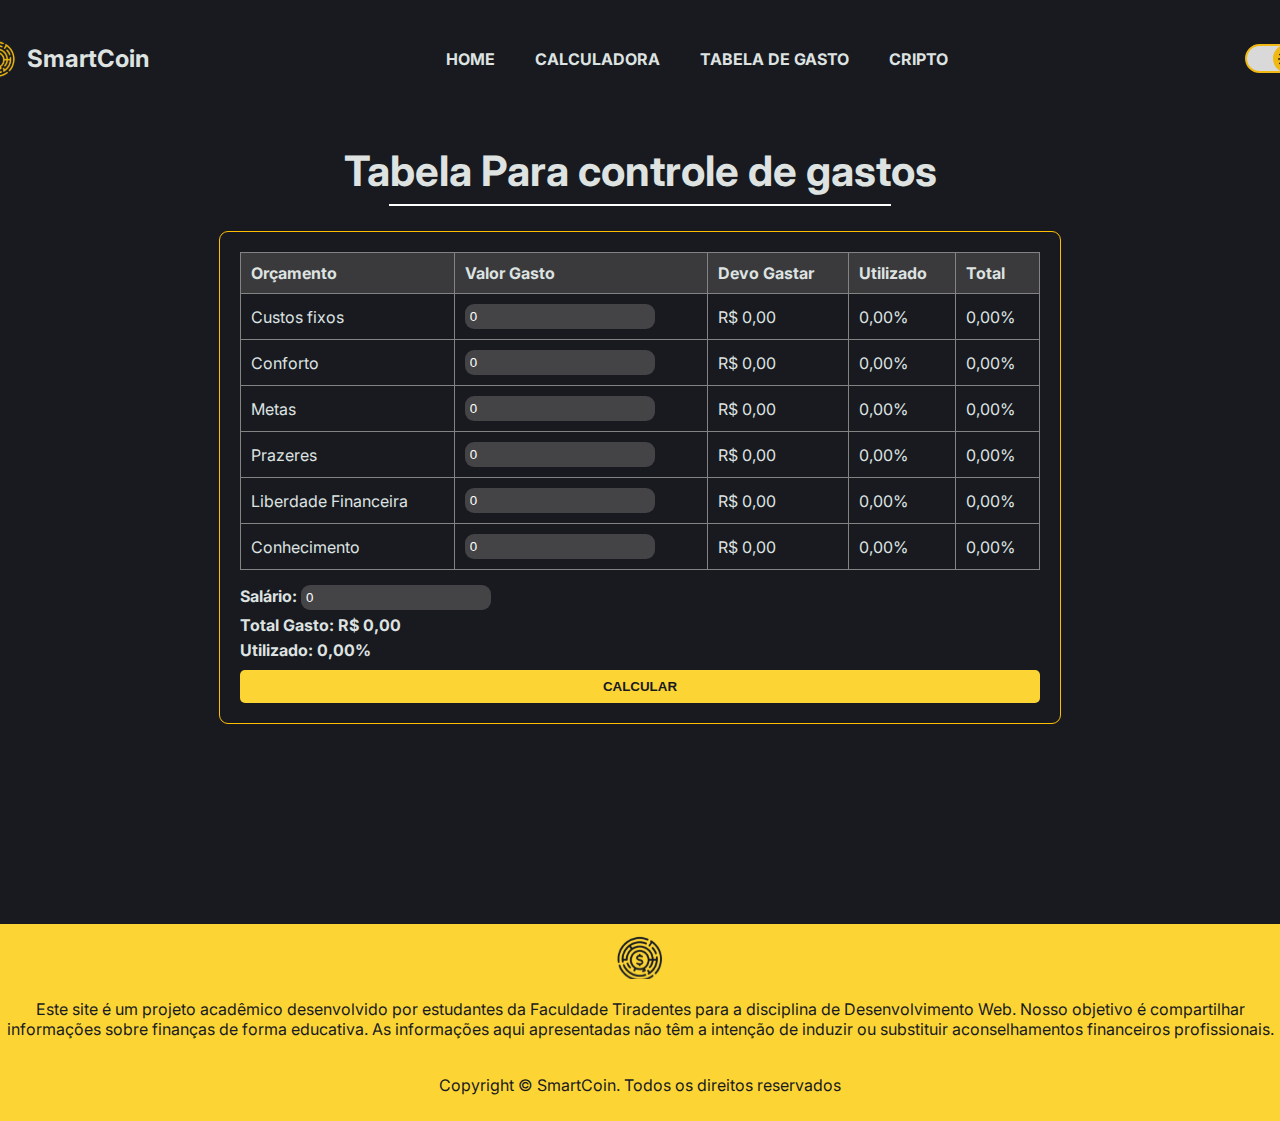
<file: table.html>
<!DOCTYPE html>
<html lang="pt-br">

<head>
    <meta charset="UTF-8">
    <meta http-equiv="X-UA-Compatible" content="IE=edge">
    <meta name="viewport" content="width=device-width, initial-scale=1.0">
    <title>SmartCoin</title>
    <link rel="stylesheet" href="css/table.css">
</head>

<body>
    <div class="container">
        <header>
            <div class="logo">
                <img class="logo_header_img" src="img/logo_claro.svg">
                <p>SmartCoin</p>
            </div>
            <nav>
                <ul>
                    <li><a href="index.html">HOME</a></li>
                    <li><a href="calc.html">CALCULADORA</a></li>
                    <li><a href="table.html">TABELA DE GASTO</a></li>
                    <li><a href="cripto.html">CRIPTO</a></li>
                </ul>
            </nav>
            <img class="style_mode" src="img/LightMode.svg">
        </header>
        <h1>Tabela Para controle de gastos</h1>
        <hr>
        <main>

            <table>
                <tr>
                    <th>Orçamento</th>
                    <th>Valor Gasto</th>
                    <th>Devo Gastar</th>
                    <th>Utilizado</th>
                    <th>Total</th>
                </tr>
                <tr>
                    <td>Custos fixos</td>
                    <td><input type="text" id="gastoCustosFixos" value="0"></td>
                    <td id="devoGastarCustosFixos">R$ 0,00</td>
                    <td id="utilizadoCustosFixos">0,00%</td>
                    <td id="totalCustosFixos">0,00%</td>
                </tr>
                <tr>
                    <td>Conforto</td>
                    <td><input type="text" id="gastoConforto" value="0"></td>
                    <td id="devoGastarConforto">R$ 0,00</td>
                    <td id="utilizadoConforto">0,00%</td>
                    <td id="totalConforto">0,00%</td>
                </tr>
                <tr>
                    <td>Metas</td>
                    <td><input type="text" id="gastoMetas" value="0"></td>
                    <td id="devoGastarMetas">R$ 0,00</td>
                    <td id="utilizadoMetas">0,00%</td>
                    <td id="totalMetas">0,00%</td>
                </tr>
                <tr>
                    <td>Prazeres</td>
                    <td><input type="text" id="gastoPrazeres" value="0"></td>
                    <td id="devoGastarPrazeres">R$ 0,00</td>
                    <td id="utilizadoPrazeres">0,00%</td>
                    <td id="totalPrazeres">0,00%</td>
                </tr>
                <tr>
                    <td>Liberdade Financeira</td>
                    <td><input type="text" id="gastoLiberdadeFinanceira" value="0"></td>
                    <td id="devoGastarLiberdadeFinanceira">R$ 0,00</td>
                    <td id="utilizadoLiberdadeFinanceira">0,00%</td>
                    <td id="totalLiberdadeFinanceira">0,00%</td>
                </tr>
                <tr>
                    <td>Conhecimento</td>
                    <td><input type="text" id="gastoConhecimento" value="0"></td>
                    <td id="devoGastarConhecimento">R$ 0,00</td>
                    <td id="utilizadoConhecimento">0,00%</td>
                    <td id="totalConhecimento">0,00%</td>
                </tr>
            </table>
            <div style="margin-top: 15px;">
                <strong>Salário: <input type="text" id="salario" value="0"></strong>
            </div>
            <div style="margin-top: 5px;">
                <strong>Total Gasto: <span id="totalGasto">R$ 0,00</span></strong>
            </div>
            <div style="margin-top: 5px;">
                <strong>Utilizado: <span id="utilizado">0,00%</span></strong>
            </div>
            <button class="btn" onclick="calcular()">CALCULAR</button>

        </main>
    </div>
    <footer class="rodape">
        <img class="logo_rodape_img" src="img/logo_escuro.svg">
        <p>Este site é um projeto acadêmico desenvolvido por estudantes da Faculdade Tiradentes para a disciplina de
            Desenvolvimento Web. Nosso objetivo é compartilhar informações sobre finanças de forma educativa. As
            informações
            aqui apresentadas não têm a intenção de induzir ou substituir aconselhamentos financeiros profissionais.</p>
        <p>Copyright © SmartCoin. Todos os direitos reservados</p>
    </footer>
    <script src="js/table.js"></script>
</body>

</html>
</file>
<file: css/style.css>
@import url('https://fonts.googleapis.com/css2?family=Inter:ital,opsz,wght@0,14..32,100..900;1,14..32,100..900&family=Nunito:ital,wght@0,200..1000;1,200..1000&display=swap');

:root {
    --background-color: #181A20;
    --text-color: #DEE3E1;
    --hover-color: #ffbf00;
    --amerelo-claro: #FCD535;
    --cinza-claro: #D9D9D9;
}

body {
    background: var(--background-color);
    font-family: "Inter";
    display: flex;
    color: var(--text-color);
    justify-content: center;
}

.container {
    width: 1366px;
}

header {
    display: flex;
    justify-content: space-between;
    align-items: center;
    padding: 20px;
}

img {
    background-size: cover;
    background-position: center;
    border-radius: 10px;
}

header .logo {
    display: flex;
    align-items: center;
}

header p {
    font-size: 24px;
    font-weight: bold;
}

.logo_header_img {
    width: 40px;
    height: 40px;
    margin-right: 10px;
}

header nav ul {
    list-style-type: none;
    margin: 0;
    padding: 0;
    display: flex;
}

header nav ul li {
    margin: 20px;
}

header nav ul li a {
    color: var(--text-color);
    text-decoration: none;
    font-weight: bold;
}

header nav ul li a:hover {
    color: var(--hover-color);
}

header .style_mode {
    width: 58px;
    height: 29px;
}

main {
    margin-top: 84px;
    display: flex;
    flex-direction: column;
    width: 1366px;

}

.esquerda {
    display: flex;
    width: 1366px;
    justify-content: space-between;
}

.noticia_principal {
    position: relative;
    height: 416px;
}

.img_principal {
    width: 900px;
    height: 416px;

}

.manchete_principal {
    position: absolute;
    width: 860px;
    bottom: 10px;
    left: 10px;

    background-color: rgba(0, 0, 0, 0.6);
    padding: 5px;
    border-radius: 9px;
}

.manchete_principal a {
    text-decoration: none;
    color: var(--text-color);
}

.manchete_principal a:hover {
    color: var(--amerelo-claro);
}

.sidebar {
    width: 406px;
    height: 832px;
    background: var(--amerelo-claro);
    border-radius: 9px;
}

.sidebar .titulo_sidebar {
    color: var(--background-color);
    margin-top: 14px;
    margin-bottom: 14px;
    font-size: 24px;
    font-weight: bold;
    text-align: center;
}

.sidebar .lista_noticias {
    padding: 0;
}

.sidebar .lista_noticias li {
    list-style: none;
    display: flex;
    height: 128px;
    text-align: left;
    align-items: center;
    background-color: var(--cinza-claro);
    padding-left: 27px;
    padding-right: 19px;
    font-size: 24px;
    justify-content: space-between;
    margin: 0;
    margin-bottom: 4px;
    border-radius: 9px;
}

.sidebar .lista_noticias li a {
    color: var(--background-color);
    width: 284px;
    text-decoration: none;
    font-weight: bold;
}

.sidebar .lista_noticias li a:hover {
    color: #ff9812;
}

.sidebar .lista_noticias li span {
    font-family: "Nunito";
    color: var(--background-color);
    font-size: 64px;
    font-weight: bold;
    margin-right: 37px;
}

.grid_noticia_1 {
    display: grid;
    grid-template-columns: repeat(2, 1fr);
    gap: 34px;
    width: 900px;
    margin-top: -300px;
}

.grid_noticia_2 {
    display: grid;
    grid-template-columns: repeat(3, 1fr);
    gap: 34px;
    margin-top: 34px;
    width: 1366px;
}

.card_noticia {
    border-radius: 9px;
}

.card_noticia img {
    width: 100%;
    height: 271px;
    border-radius: 9px;
}

.card_noticia p {
    margin-top: 10px;
    font-weight: bold;
}

.card_noticia a {
    color: var(--text-color);
    text-decoration: none;
    font-weight: bold;
}

.card_noticia a:hover {
    color: var(--hover-color);
}

footer {
    margin-top: 200px;
    background-color: var(--amerelo-claro);
    width: 100vw;
    padding: 10px 0;
    display: flex;
    flex-direction: column;
    align-items: center;
    justify-content: center;
    box-sizing: border-box;
    position: relative;
    left: 50%;
    transform: translateX(-50%);
}

footer .logo_rodape_img {
    width: 50px;
}

footer p {
    margin-top: 20px;
    font-size: 16px;
    max-width: 1366px;
    text-align: center;
    color: var(--background-color);
}

/* news css*/

.fundo_manchete {
    background-color: var(--amerelo-claro);
    height: 410px;
}
</file>
<file: css/calc.css>
@import url('https://fonts.googleapis.com/css2?family=Inter:ital,opsz,wght@0,14..32,100..900;1,14..32,100..900&family=Nunito:ital,wght@0,200..1000;1,200..1000&display=swap');

:root {
    --background-color: #181A20;
    --text-color: #DEE3E1;
    --hover-color: #ffbf00;
    --amarelo-claro: #FCD535;
    --cinza-claro: #D9D9D9;
}

body {
    background: var(--background-color);
    font-family: "Inter", sans-serif;
    display: flex;
    color: var(--text-color);
    justify-content: center;
}

.container {
    width: 1366px;
}

header {
    display: flex;
    justify-content: space-between;
    align-items: center;
    padding: 20px;
}

img {
    background-size: cover;
    background-position: center;
    border-radius: 10px;
}

header .logo {
    display: flex;
    align-items: center;
}

header p {
    font-size: 24px;
    font-weight: bold;
}

.logo_header_img {
    width: 40px;
    height: 40px;
    margin-right: 10px;
}

header nav ul {
    list-style-type: none;
    margin: 0;
    padding: 0;
    display: flex;
}

header nav ul li {
    margin: 20px;
}

header nav ul li a {
    color: var(--text-color);
    text-decoration: none;
    font-weight: bold;
}

header nav ul li a:hover {
    color: var(--hover-color);
}

header .style_mode {
    width: 58px;
    height: 29px;
}

main {
    margin-top: 20;
    display: flex;
    flex-direction: column;
    align-items: center;
    width: 1366px;
}

h1 {
    font-size: 42px;
    margin-bottom: 5px;
}

hr {
    width: 500px;
    border: 1px white solid;
    margin-bottom: 25px;
}

.Calculadora {
    display: flex;
    justify-content: space-between;
    padding: 50px;
    width: 1050px;
    height: 350px;
    border: 1px solid var(--amarelo-claro);
}

.calcColuna {
    display: flex;
    flex-direction: column;
    width: 411px;
}

.calcColuna input {
    margin: 0;
    padding: 0;
    border: 0;
}

label {
    display: block;
    margin-top: 30px;
    margin-bottom: 10px;
}

.border {
    display: flex;
    align-items: center;
    background: var(--hover-color);
    width: 100%;
    border: 1px solid var(--hover-color);
    border-radius: 9px;
    height: 55px;
    overflow: hidden;
}

.border p {
    padding: 0 10px;
    width: 30px;
    text-align: center;
    color: var(--background-color);
    font-weight: bold;
}

.border input[type="text"] {
    width: 100%;
    height: 100%;
    border: none;
    outline: none;
    padding: 0 10px;
    flex: 1;
    font-size: 16px;
    border-radius: 0;
}

.border input[type="text"]:focus {
    border-color: var(--hover-color);
}

button {
    padding: 10px 15px;
    margin-top: 30px;
    border: none;
    height: 55px;
    width: 411px;
    border-radius: 9px;
    font-size: 18px;
    font-weight: 700;
    color: var(--background-color);
    background-color: var(--hover-color);
    cursor: pointer;
}

button:hover {
    background-color: var(--amarelo-claro);
}

.result {
    margin-top: 20px;
    padding: 10px;
    font-size: 18px;
    font-weight: 700;
    color: var(--text-color);

}

.explicacao {
    width: 1050px;
}

.explicacao p {
    font-size: 18px;
}

footer {
    margin-top: 200px;
    background-color: var(--amarelo-claro);
    width: 100vw;
    padding: 10px 0;
    display: flex;
    flex-direction: column;
    align-items: center;
    justify-content: center;
    box-sizing: border-box;
    position: relative;
    left: 50%;
    transform: translateX(-50%);
}

footer .logo_rodape_img {
    width: 50px;
}

footer p {
    margin-top: 20px;
    font-size: 16px;
    max-width: 1366px;
    text-align: center;
    color: var(--background-color);
}
</file>
<file: css/news.css>
@import url('https://fonts.googleapis.com/css2?family=Inter:ital,opsz,wght@0,14..32,100..900;1,14..32,100..900&family=Nunito:ital,wght@0,200..1000;1,200..1000&display=swap');

:root {
    --background-color: #181A20;
    --text-color: #DEE3E1;
    --hover-color: #ffbf00;
    --amerelo-claro: #FCD535;
    --cinza-claro: #D9D9D9;
}

body {
    background: var(--background-color);
    font-family: "Inter";
    color: var(--text-color);
}

.container {
    display: flex;
    justify-content: center;
}


header {
    display: flex;
    width: 1366px;
    justify-content: space-between;
    align-items: center;
    padding: 20px;
}

img {
    background-size: cover;
    background-position: center;
    object-fit: cover;
    border-radius: 10px;
}

header .logo {
    display: flex;
    align-items: center;
}

header p {
    font-size: 24px;
    font-weight: bold;
}

.logo_header_img {
    width: 40px;
    height: 40px;
    margin-right: 10px;
}

header nav ul {
    list-style-type: none;
    margin: 0;
    padding: 0;
    display: flex;
}

header nav ul li {
    margin: 20px;
}

header nav ul li a {
    color: var(--text-color);
    text-decoration: none;
    font-weight: bold;
}

header nav ul li a:hover {
    color: var(--hover-color);
}

header .style_mode {
    width: 58px;
    height: 29px;
}

.fundo_manchete {
    margin-top: 94px;
    background-color: var(--amerelo-claro);
    height: 410px;
    display: flex;
    justify-content: center;
}

.fundo_manchete h1 {
    border-top: 60px;
    width: 1050px;
    color: var(--background-color);
    font-size: 42px;
    font-weight: bold;
}

.fundo_manchete img {
    position: absolute;
    margin-top: 205px;
    width: 1050px;
    height: 410px;
}

.conteudo {
    width: 1050px;
    display: flex;
    justify-content: space-between;
}

.esquerda {
    margin-top: 200px;
    width: 705px;
    display: flex;
    flex-direction: column;
    align-items: center;
}

.esquerda p .texto {
    font-size: 18px;
    margin-top: 400px;
}

.esquerda .autor {
    width: 705px;
    text-align: left;
    font-size: 13px;
    color: var(--amerelo-claro);
}

.esquerda img {
    width: 560px;
    height: 320px;
}

.esquerda .descriimg {
    width: 550 px;
    padding-left: 10px;
    border-left: 2px solid var(--amerelo-claro);
    font-size: 14px
}

.direita {
    margin-top: 200px;
    width: 205px;
}

.titulo_recomendacao {
    text-align: center;
    color: var(--amerelo-claro);
}

.recomendacao {
    display: flex;
    flex-direction: column;
    align-items: center;
    border-radius: 9px;
    width: 205px;
    height: 310px;
    background-color: #f0eee6;
    margin-bottom: 15px;
}

.recomendacao img {
    border-radius: 9px;
    width: 205px;
    height: 205px;
}

.recomendacao p {
    font-weight: bolder;
    width: 195px;
}

.recomendacao a {
    color: var(--background-color);
    text-decoration: none;
    font-weight: bold;
}

.recomendacao a:hover {
    color: #c27604;
}

footer {
    margin-top: 200px;
    background-color: var(--amerelo-claro);
    width: 100vw;
    padding: 10px 0;
    display: flex;
    flex-direction: column;
    align-items: center;
    justify-content: center;
    box-sizing: border-box;
    position: relative;
    left: 50%;
    transform: translateX(-50%);
}

footer .logo_rodape_img {
    width: 50px;
}

footer p {
    margin-top: 20px;
    font-size: 16px;
    max-width: 1366px;
    text-align: center;
    color: var(--background-color);
}

/* news css*/

.fundo_manchete {
    background-color: var(--amerelo-claro);
    height: 410px;
}
</file>
<file: css/table.css>
@import url('https://fonts.googleapis.com/css2?family=Inter:ital,opsz,wght@0,14..32,100..900;1,14..32,100..900&family=Nunito:ital,wght@0,200..1000;1,200..1000&display=swap');

:root {
    --background-color: #181A20;
    --text-color: #DEE3E1;
    --hover-color: #ffbf00;
    --amarelo-claro: #FCD535;
    --cinza-claro: #D9D9D9;
}

body {
    background: var(--background-color);
    font-family: "Inter", sans-serif;
    display: flex;
    flex-direction: column;
    align-items: center;
    justify-content: center;
    min-height: 100vh;
    margin: 0;
    color: var(--text-color);
}

.container {
    width: 1366px;
}

header {
    display: flex;
    justify-content: space-between;
    align-items: center;
    padding: 20px;
}

img {
    background-size: cover;
    background-position: center;
    border-radius: 10px;
}

header .logo {
    display: flex;
    align-items: center;
}

header p {
    font-size: 24px;
    font-weight: bold;
}

.logo_header_img {
    width: 40px;
    height: 40px;
    margin-right: 10px;
}

header nav ul {
    list-style-type: none;
    margin: 0;
    padding: 0;
    display: flex;
}

header nav ul li {
    margin: 20px;
}

header nav ul li a {
    color: var(--text-color);
    text-decoration: none;
    font-weight: bold;
}

header nav ul li a:hover {
    color: var(--hover-color);
}

header .style_mode {
    width: 58px;
    height: 29px;
}

h1 {
    font-size: 42px;
    margin-bottom: 5px;
    text-align: center;
}

hr {
    width: 500px;
    border: 1px white solid;
    margin-bottom: 25px;
}

main {
    border: 1px solid var(--hover-color);
    padding: 20px;
    border-radius: 9px;
    width: 800px;
    margin: 0 auto;
}

table {
    width: 100%;
    border-collapse: collapse;
}

th,
td {
    padding: 10px;
    text-align: left;
    border: 1px solid #838383;
}

th {
    background-color: #3a3a3c;
}

input {
    width: 180px;
    padding: 5px;
    border: none;
    border-radius: 9px;
    background-color: #444447;
    color: white;
}

.btn {
    width: 100%;
    padding: 9px;
    background-color: var(--amarelo-claro);
    border: none;
    color: var(--background-color);
    font-weight: bold;
    cursor: pointer;
    border-radius: 5px;
    margin-top: 10px;
}

.btn:hover {
    background-color: var(--hover-color);
}

.green {
    color: #2bbb2b;
}

.red {
    color: #f81a1a;
}

.highlight {
    font-weight: bold;
    font-size: 1.1em;
}

footer {
    margin-top: 200px;
    background-color: var(--amarelo-claro);
    width: 100vw;
    padding: 10px 0;
    display: flex;
    flex-direction: column;
    align-items: center;
    justify-content: center;
    box-sizing: border-box;
    position: relative;
    left: 50%;
    transform: translateX(-50%);
}

footer .logo_rodape_img {
    width: 50px;
}

footer p {
    margin-top: 20px;
    font-size: 16px;
    max-width: 1366px;
    text-align: center;
    color: var(--background-color);
}
</file>
